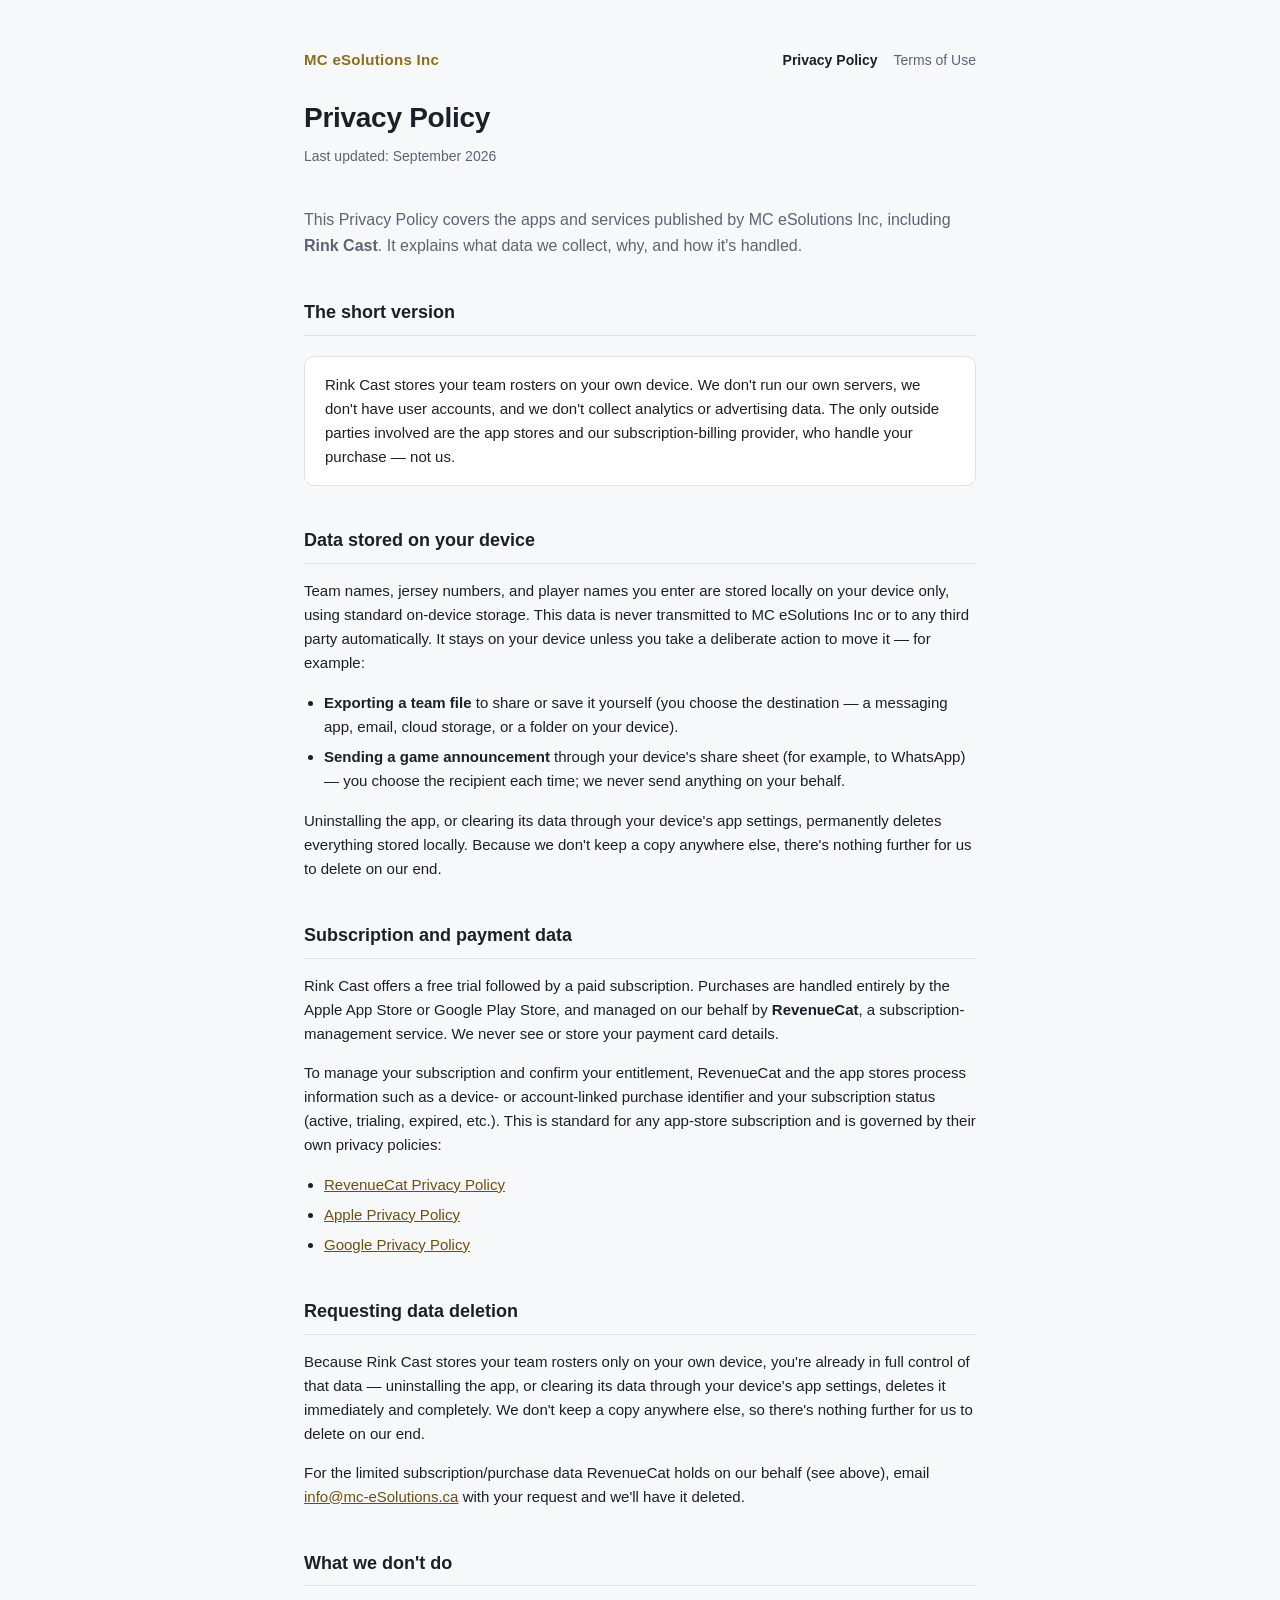
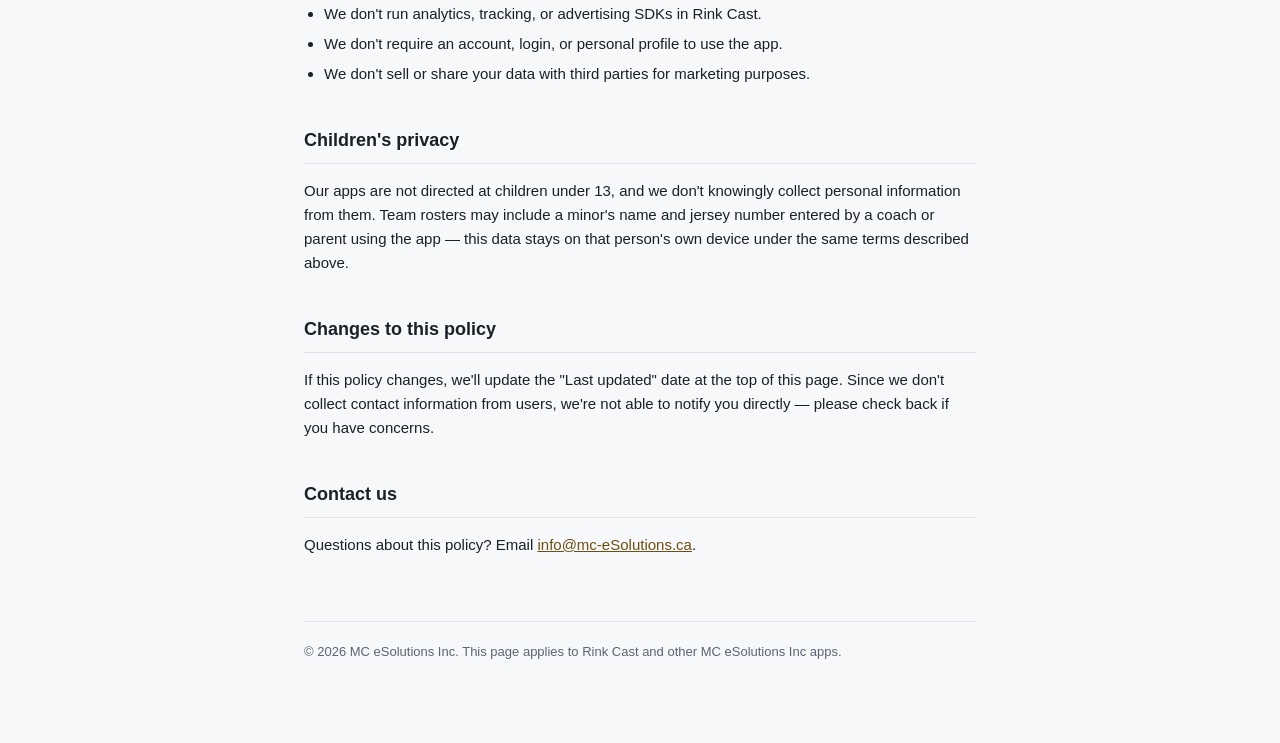
<file: index.html>
<!doctype html>
<html lang="en">
<head>
<meta charset="utf-8" />
<meta name="viewport" content="width=device-width, initial-scale=1" />
<title>Privacy Policy — MC eSolutions Inc</title>
<link rel="stylesheet" href="style.css" />
</head>
<body>
<div class="wrap">
  <header class="site">
    <a class="brand" href="index.html">MC eSolutions Inc</a>
    <nav class="pages">
      <a href="index.html" aria-current="page">Privacy Policy</a>
      <a href="terms.html">Terms of Use</a>
    </nav>
  </header>

  <h1>Privacy Policy</h1>
  <p class="updated">Last updated: September 2026</p>

  <p class="lead">This Privacy Policy covers the apps and services published by MC eSolutions Inc, including <strong>Rink Cast</strong>. It explains what data we collect, why, and how it's handled.</p>

  <h2>The short version</h2>
  <div class="card">
    <p>Rink Cast stores your team rosters on your own device. We don't run our own servers, we don't have user accounts, and we don't collect analytics or advertising data. The only outside parties involved are the app stores and our subscription-billing provider, who handle your purchase — not us.</p>
  </div>

  <h2>Data stored on your device</h2>
  <p>Team names, jersey numbers, and player names you enter are stored locally on your device only, using standard on-device storage. This data is never transmitted to MC eSolutions Inc or to any third party automatically. It stays on your device unless you take a deliberate action to move it — for example:</p>
  <ul>
    <li><strong>Exporting a team file</strong> to share or save it yourself (you choose the destination — a messaging app, email, cloud storage, or a folder on your device).</li>
    <li><strong>Sending a game announcement</strong> through your device's share sheet (for example, to WhatsApp) — you choose the recipient each time; we never send anything on your behalf.</li>
  </ul>
  <p>Uninstalling the app, or clearing its data through your device's app settings, permanently deletes everything stored locally. Because we don't keep a copy anywhere else, there's nothing further for us to delete on our end.</p>

  <h2>Subscription and payment data</h2>
  <p>Rink Cast offers a free trial followed by a paid subscription. Purchases are handled entirely by the Apple App Store or Google Play Store, and managed on our behalf by <strong>RevenueCat</strong>, a subscription-management service. We never see or store your payment card details.</p>
  <p>To manage your subscription and confirm your entitlement, RevenueCat and the app stores process information such as a device- or account-linked purchase identifier and your subscription status (active, trialing, expired, etc.). This is standard for any app-store subscription and is governed by their own privacy policies:</p>
  <ul>
    <li><a href="https://www.revenuecat.com/privacy" target="_blank" rel="noopener">RevenueCat Privacy Policy</a></li>
    <li><a href="https://www.apple.com/legal/privacy/" target="_blank" rel="noopener">Apple Privacy Policy</a></li>
    <li><a href="https://policies.google.com/privacy" target="_blank" rel="noopener">Google Privacy Policy</a></li>
  </ul>

  <h2 id="data-deletion">Requesting data deletion</h2>
  <p>Because Rink Cast stores your team rosters only on your own device, you're already in full control of that data — uninstalling the app, or clearing its data through your device's app settings, deletes it immediately and completely. We don't keep a copy anywhere else, so there's nothing further for us to delete on our end.</p>
  <p>For the limited subscription/purchase data RevenueCat holds on our behalf (see above), email <a href="mailto:info@mc-eSolutions.ca">info@mc-eSolutions.ca</a> with your request and we'll have it deleted.</p>

  <h2>What we don't do</h2>
  <ul>
    <li>We don't run analytics, tracking, or advertising SDKs in Rink Cast.</li>
    <li>We don't require an account, login, or personal profile to use the app.</li>
    <li>We don't sell or share your data with third parties for marketing purposes.</li>
  </ul>

  <h2>Children's privacy</h2>
  <p>Our apps are not directed at children under 13, and we don't knowingly collect personal information from them. Team rosters may include a minor's name and jersey number entered by a coach or parent using the app — this data stays on that person's own device under the same terms described above.</p>

  <h2>Changes to this policy</h2>
  <p>If this policy changes, we'll update the "Last updated" date at the top of this page. Since we don't collect contact information from users, we're not able to notify you directly — please check back if you have concerns.</p>

  <h2>Contact us</h2>
  <p>Questions about this policy? Email <a href="mailto:info@mc-eSolutions.ca">info@mc-eSolutions.ca</a>.</p>

  <footer>
    &copy; 2026 MC eSolutions Inc. This page applies to Rink Cast and other MC eSolutions Inc apps.
  </footer>
</div>
</body>
</html>
</file>
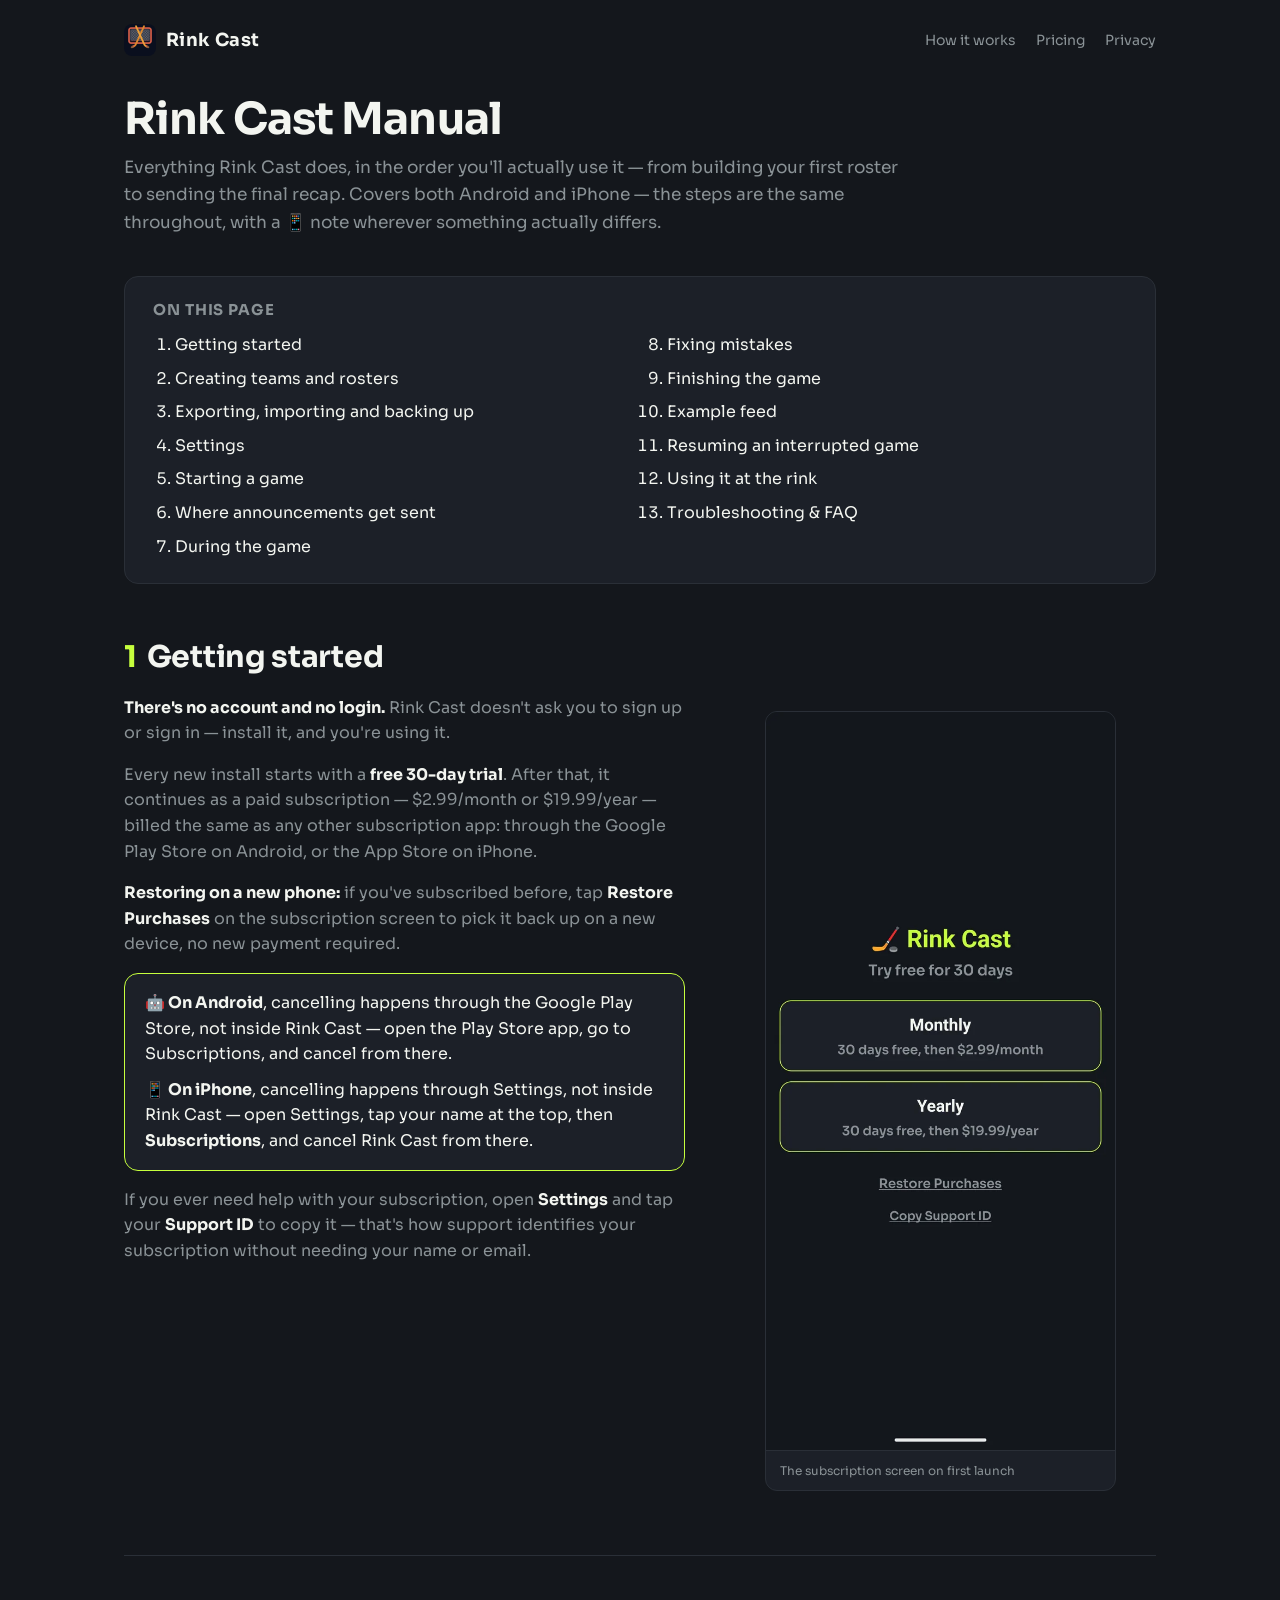
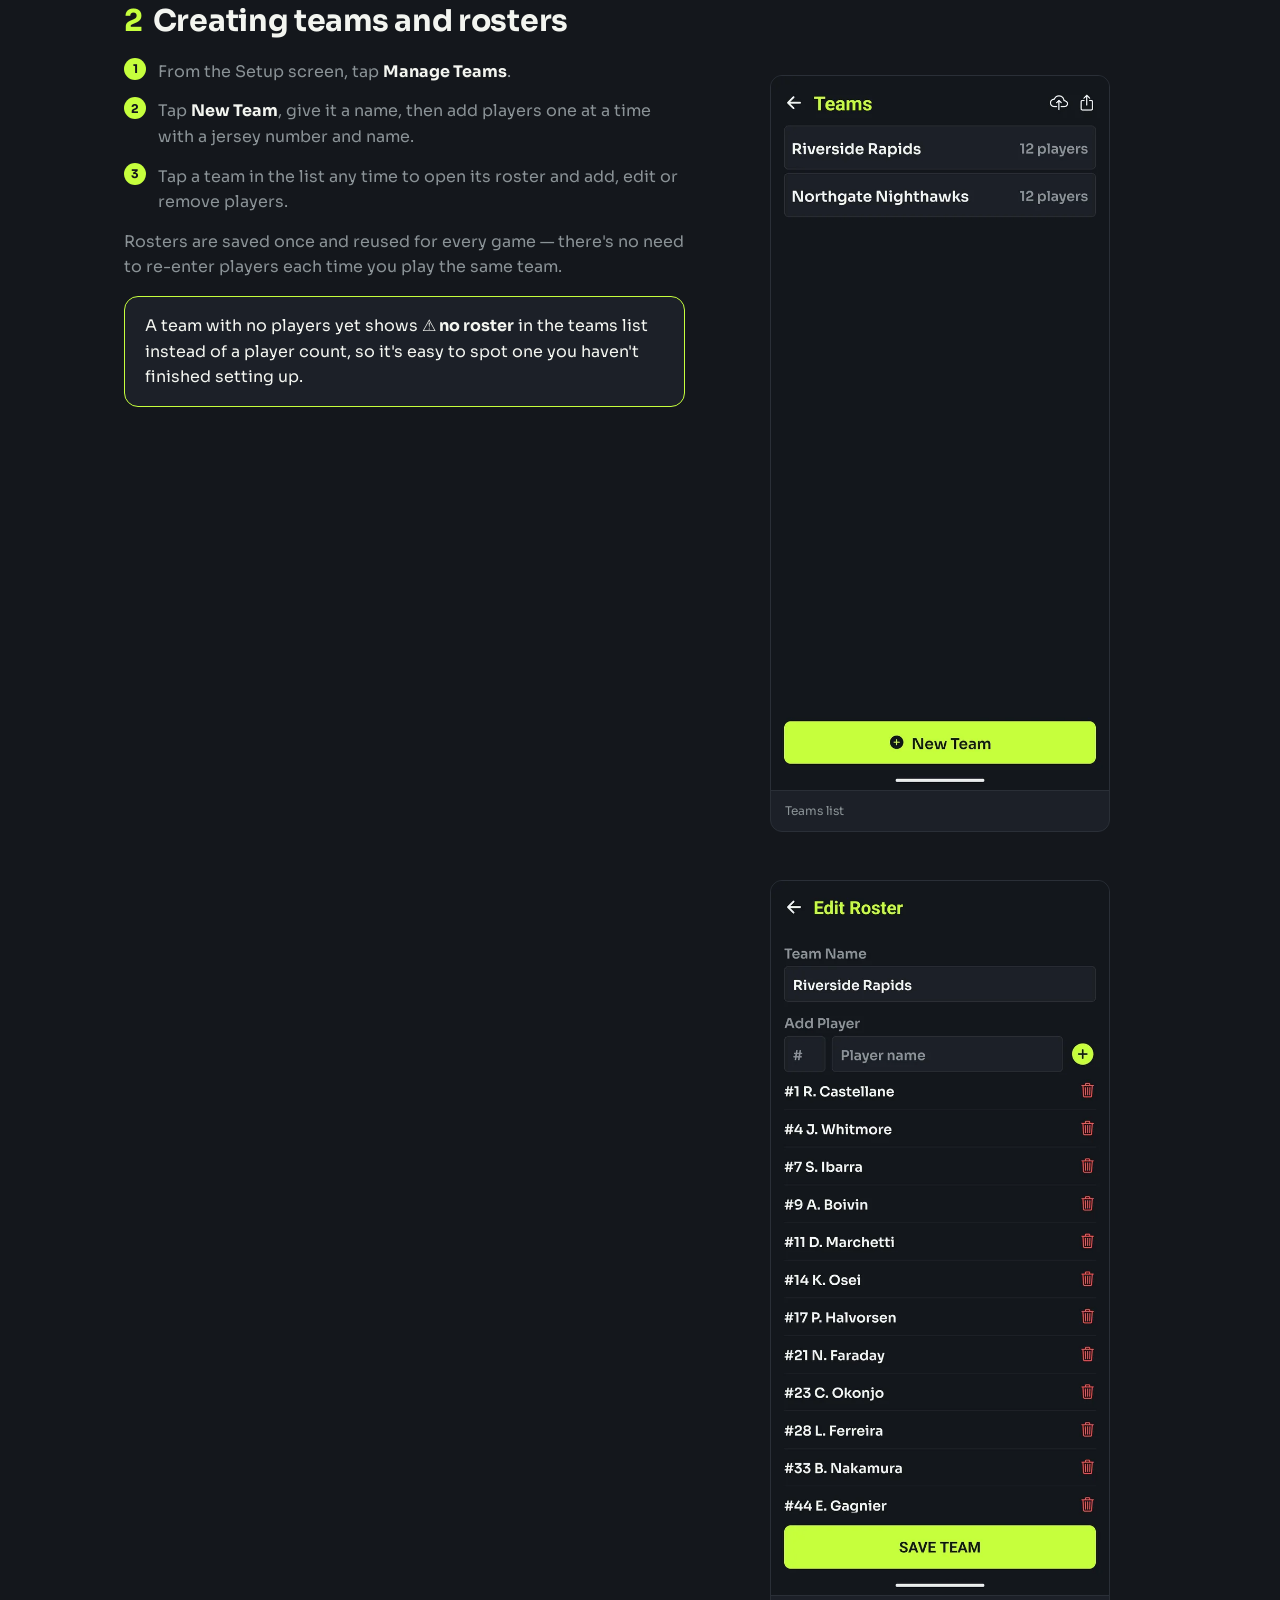
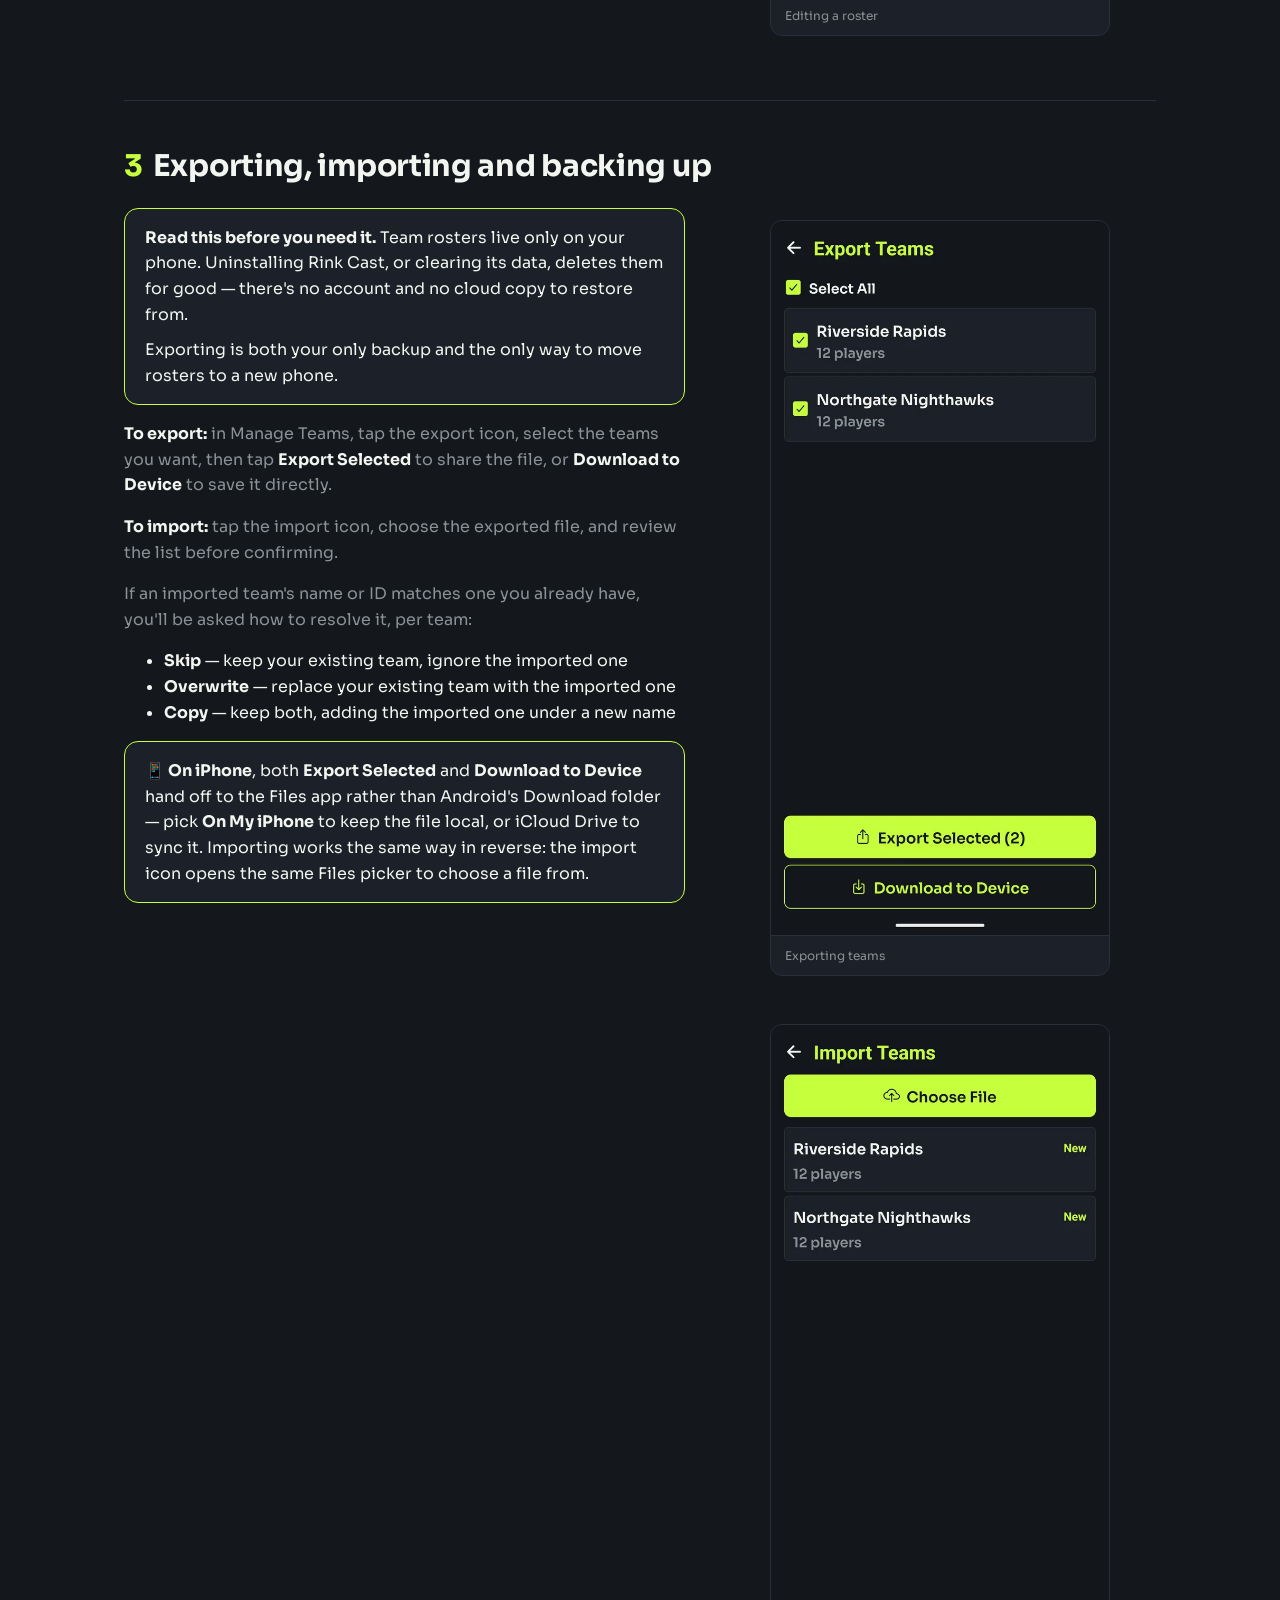
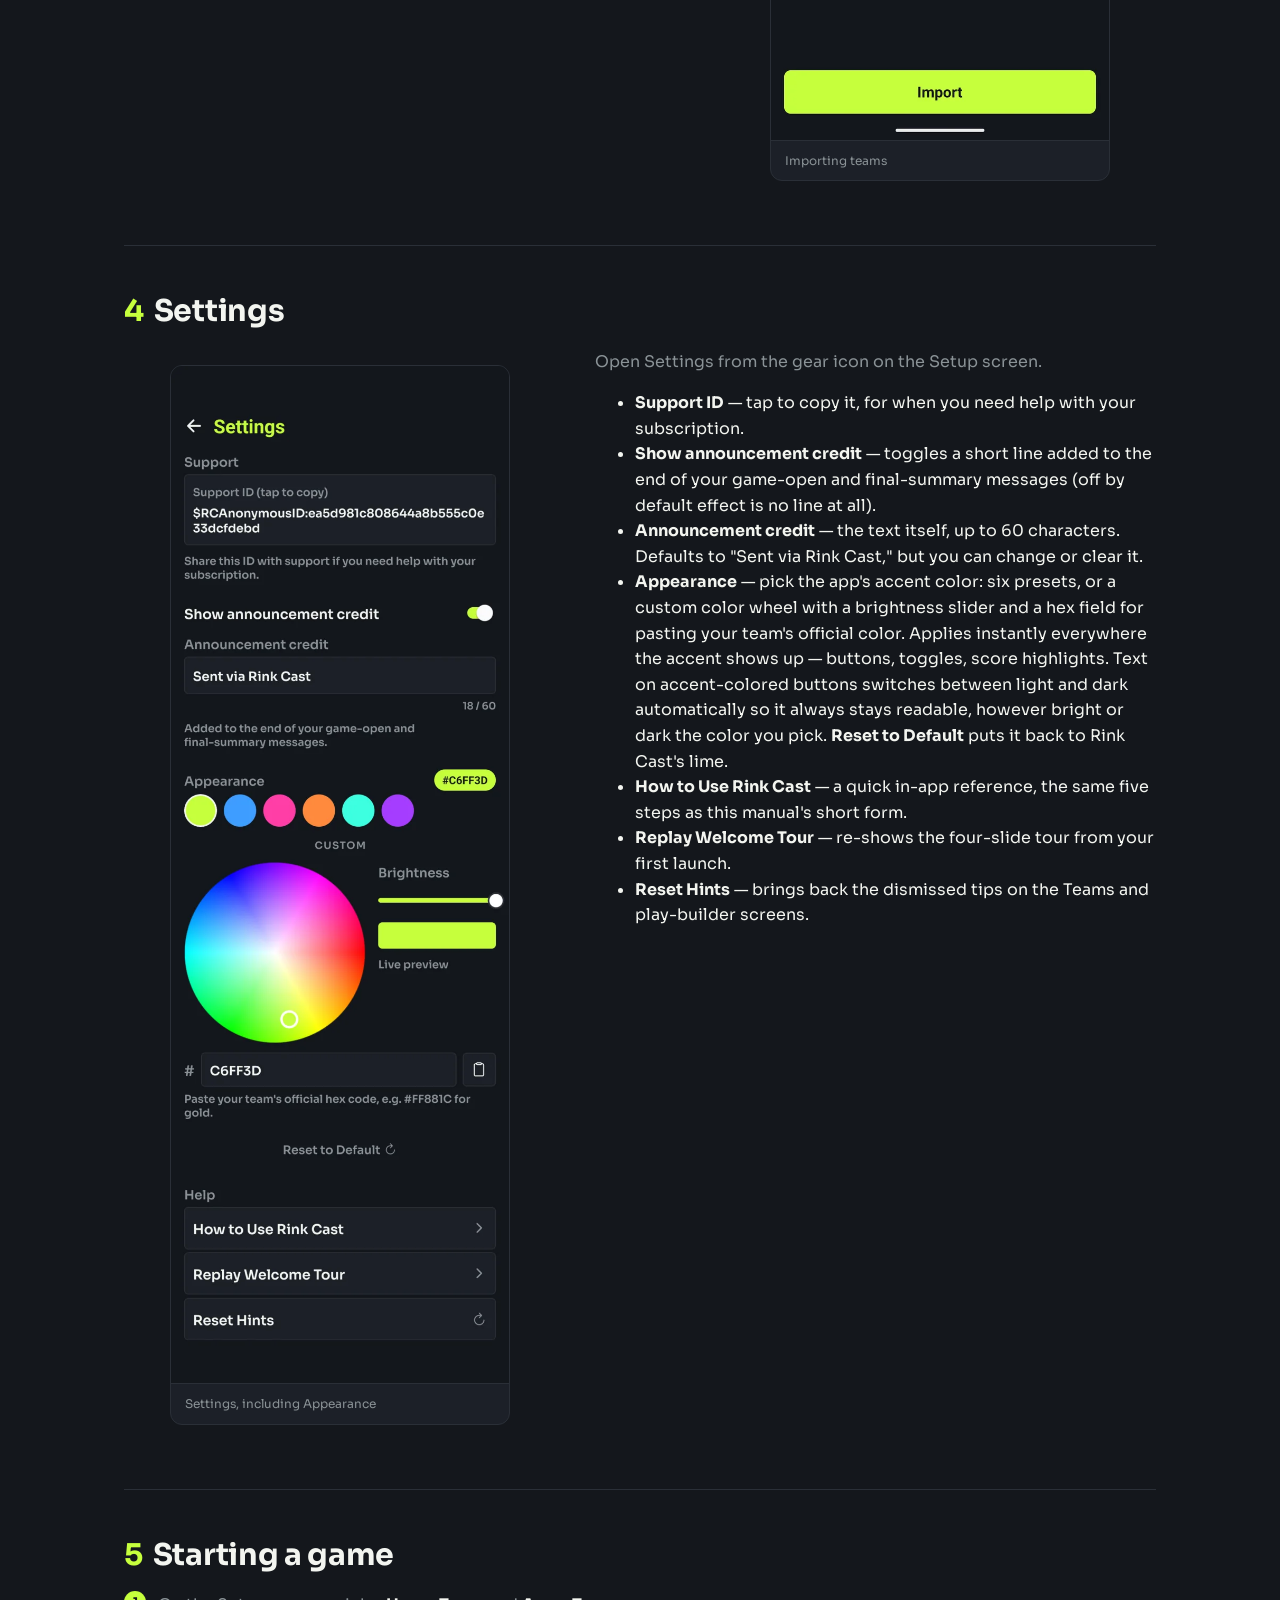
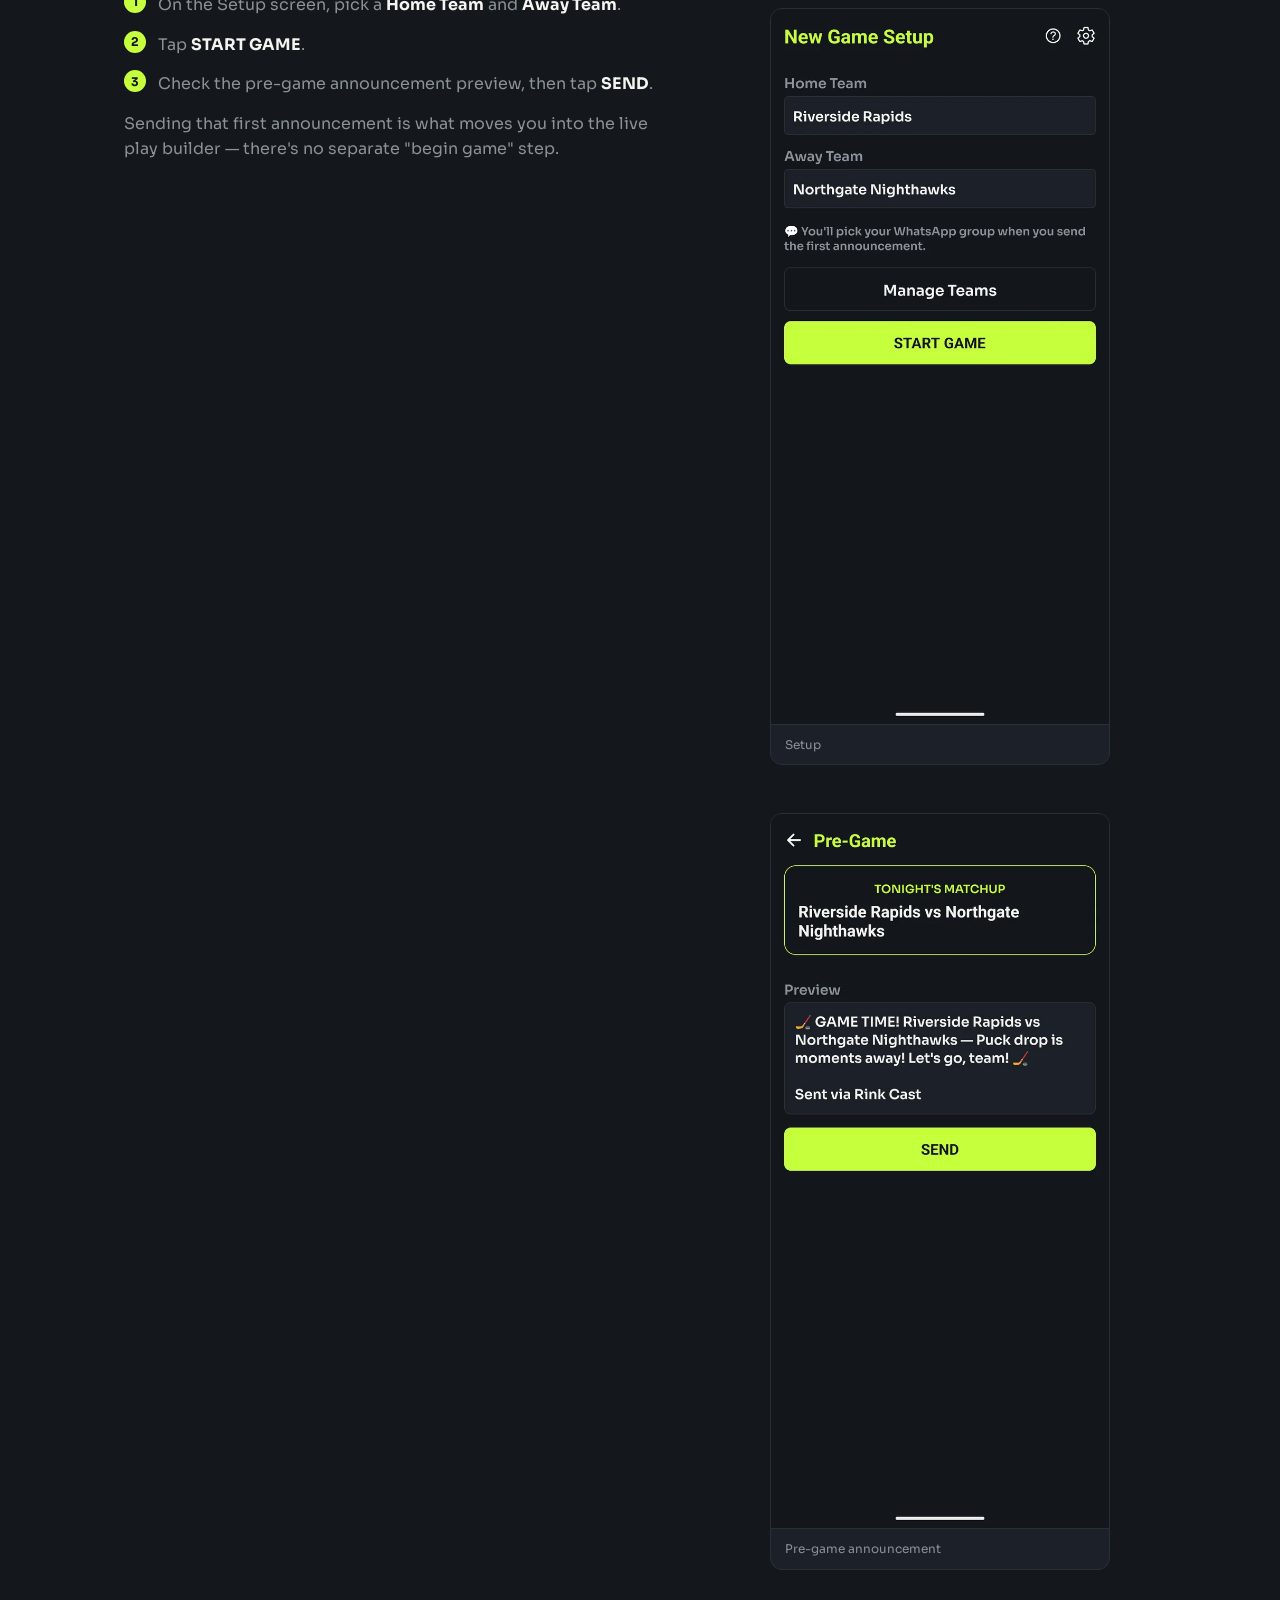
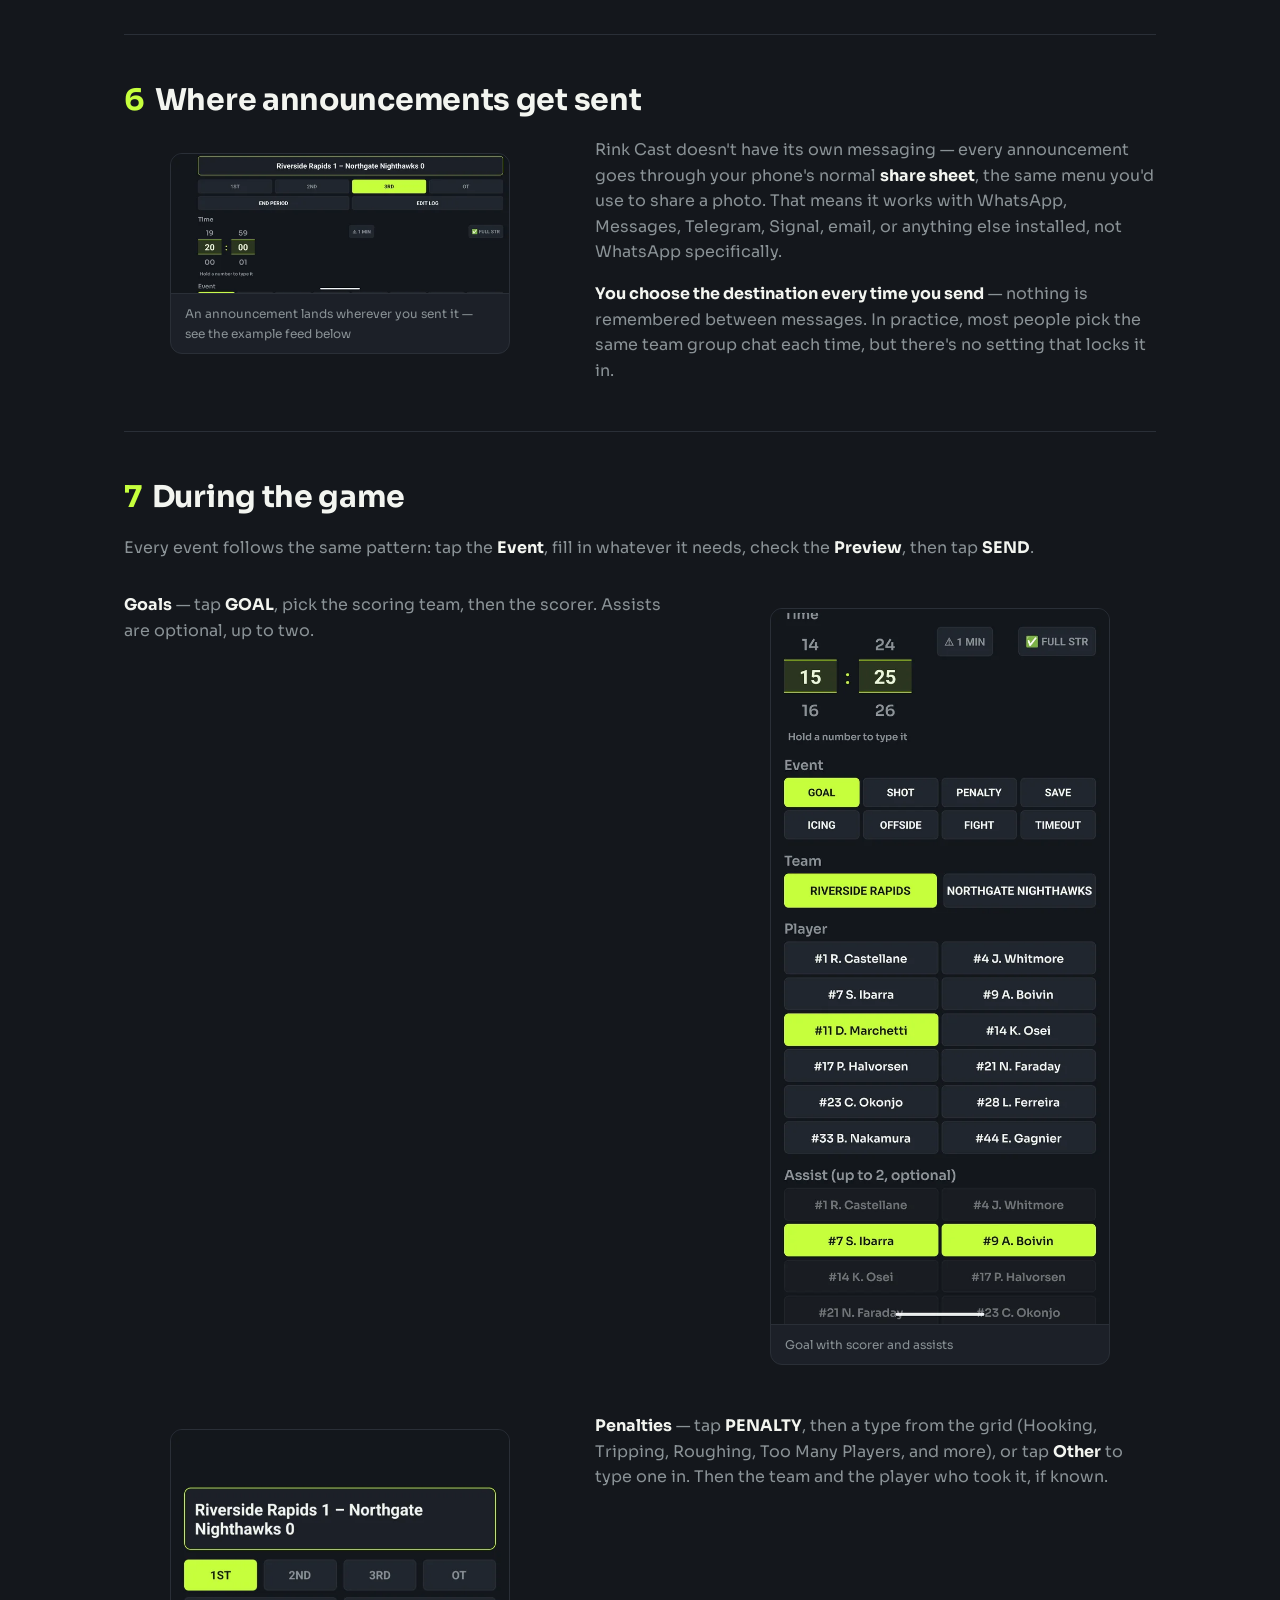
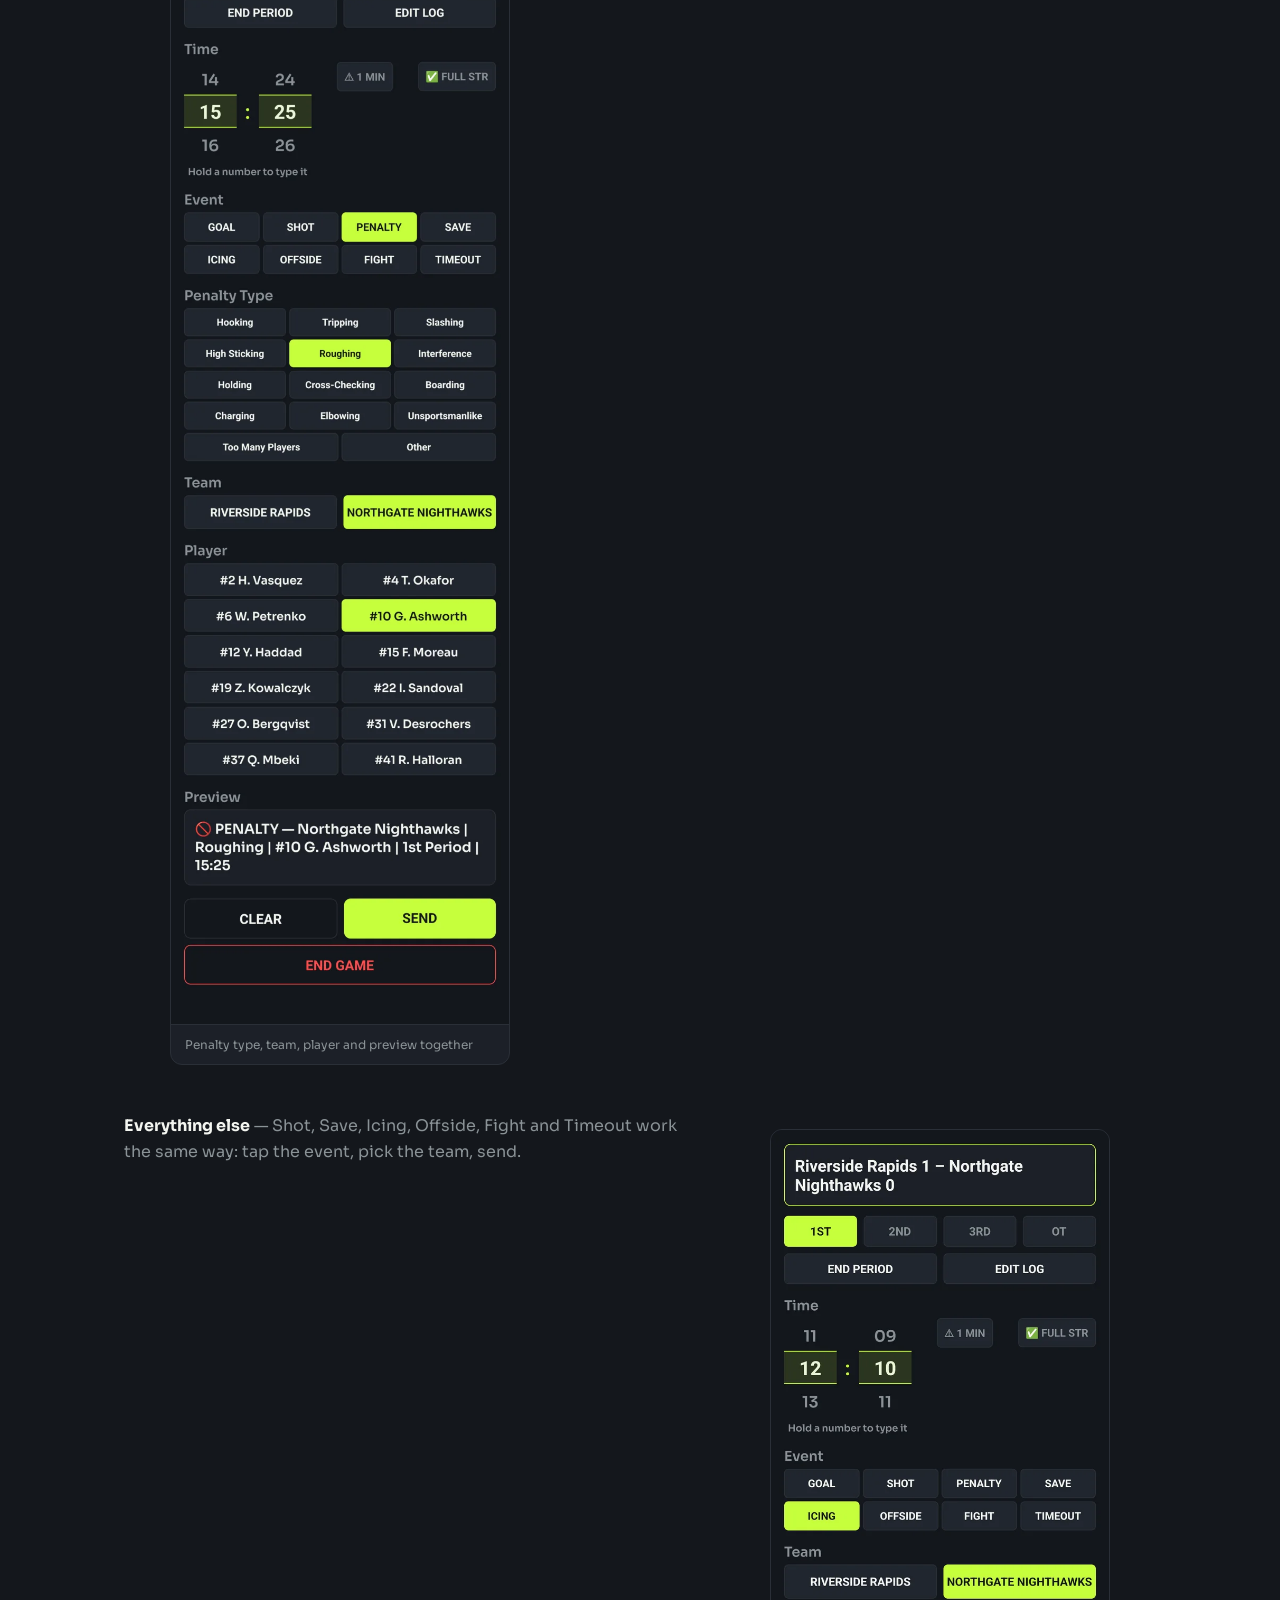
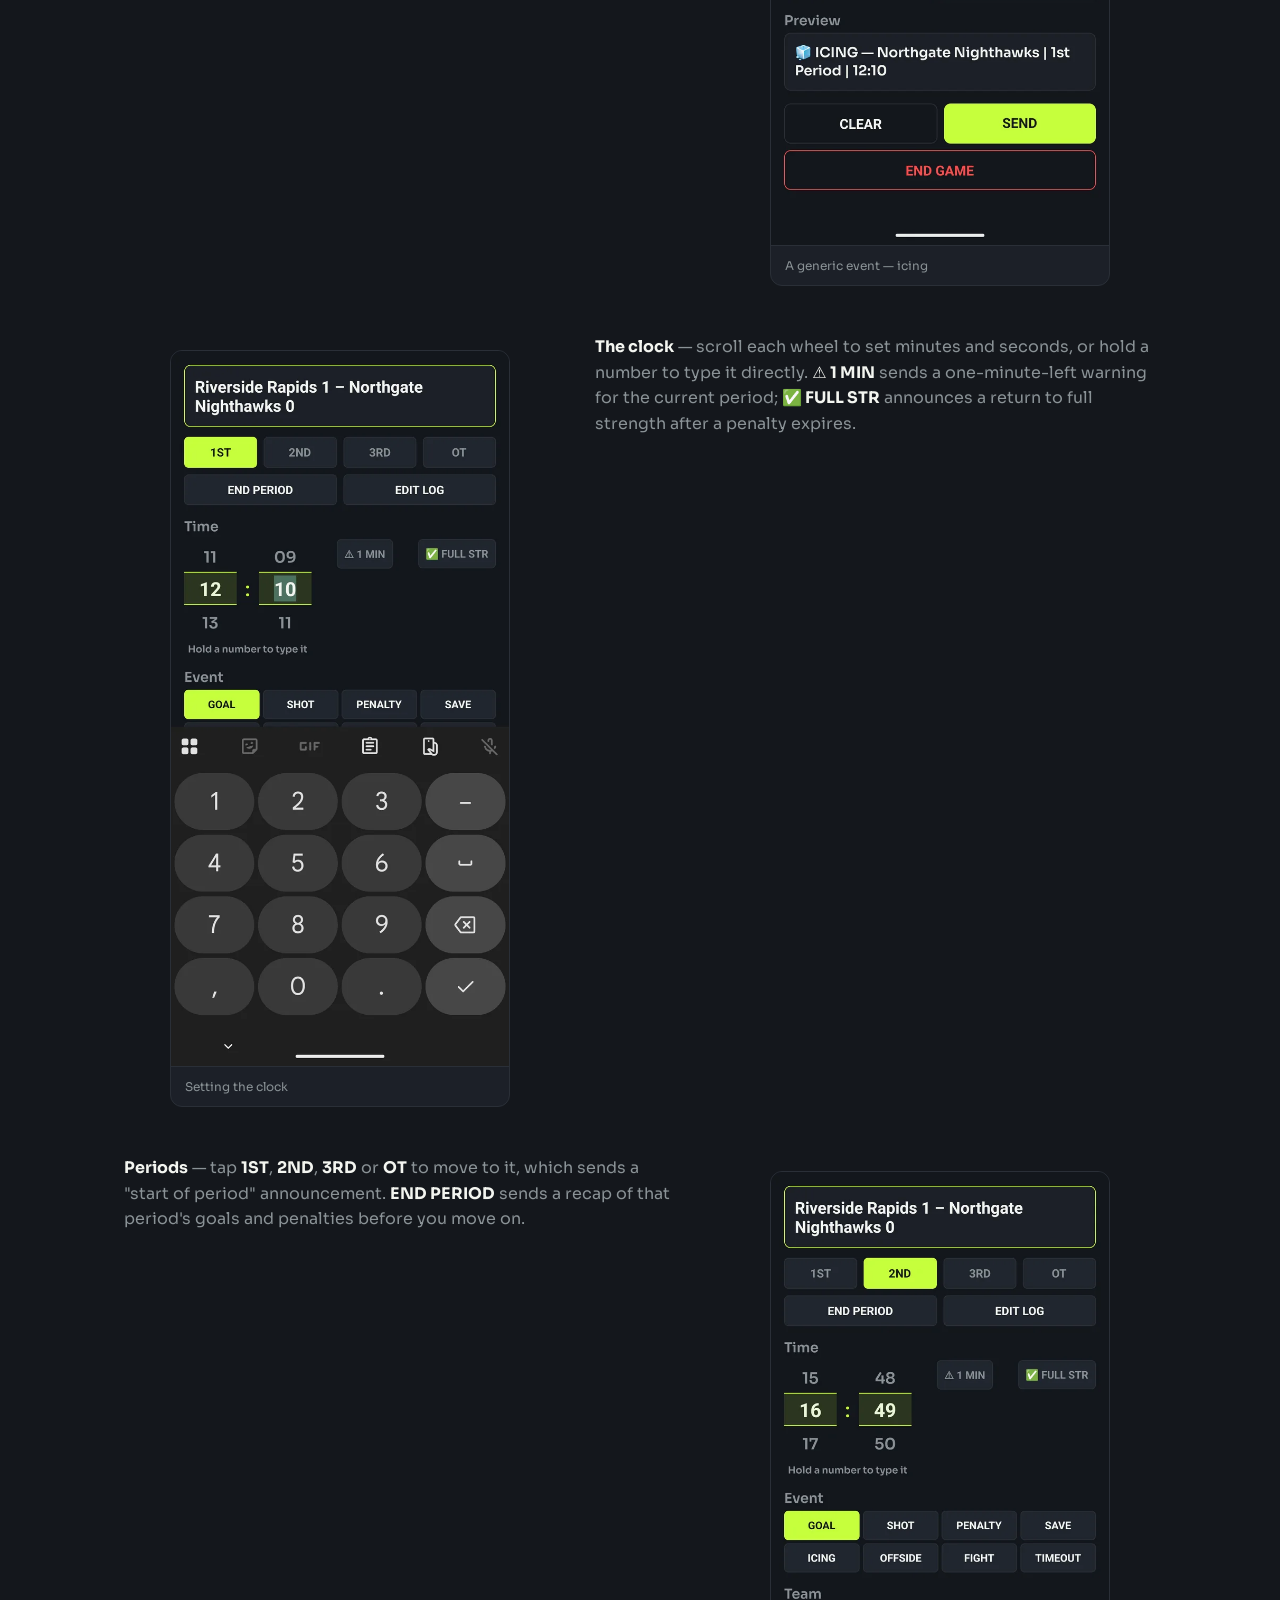
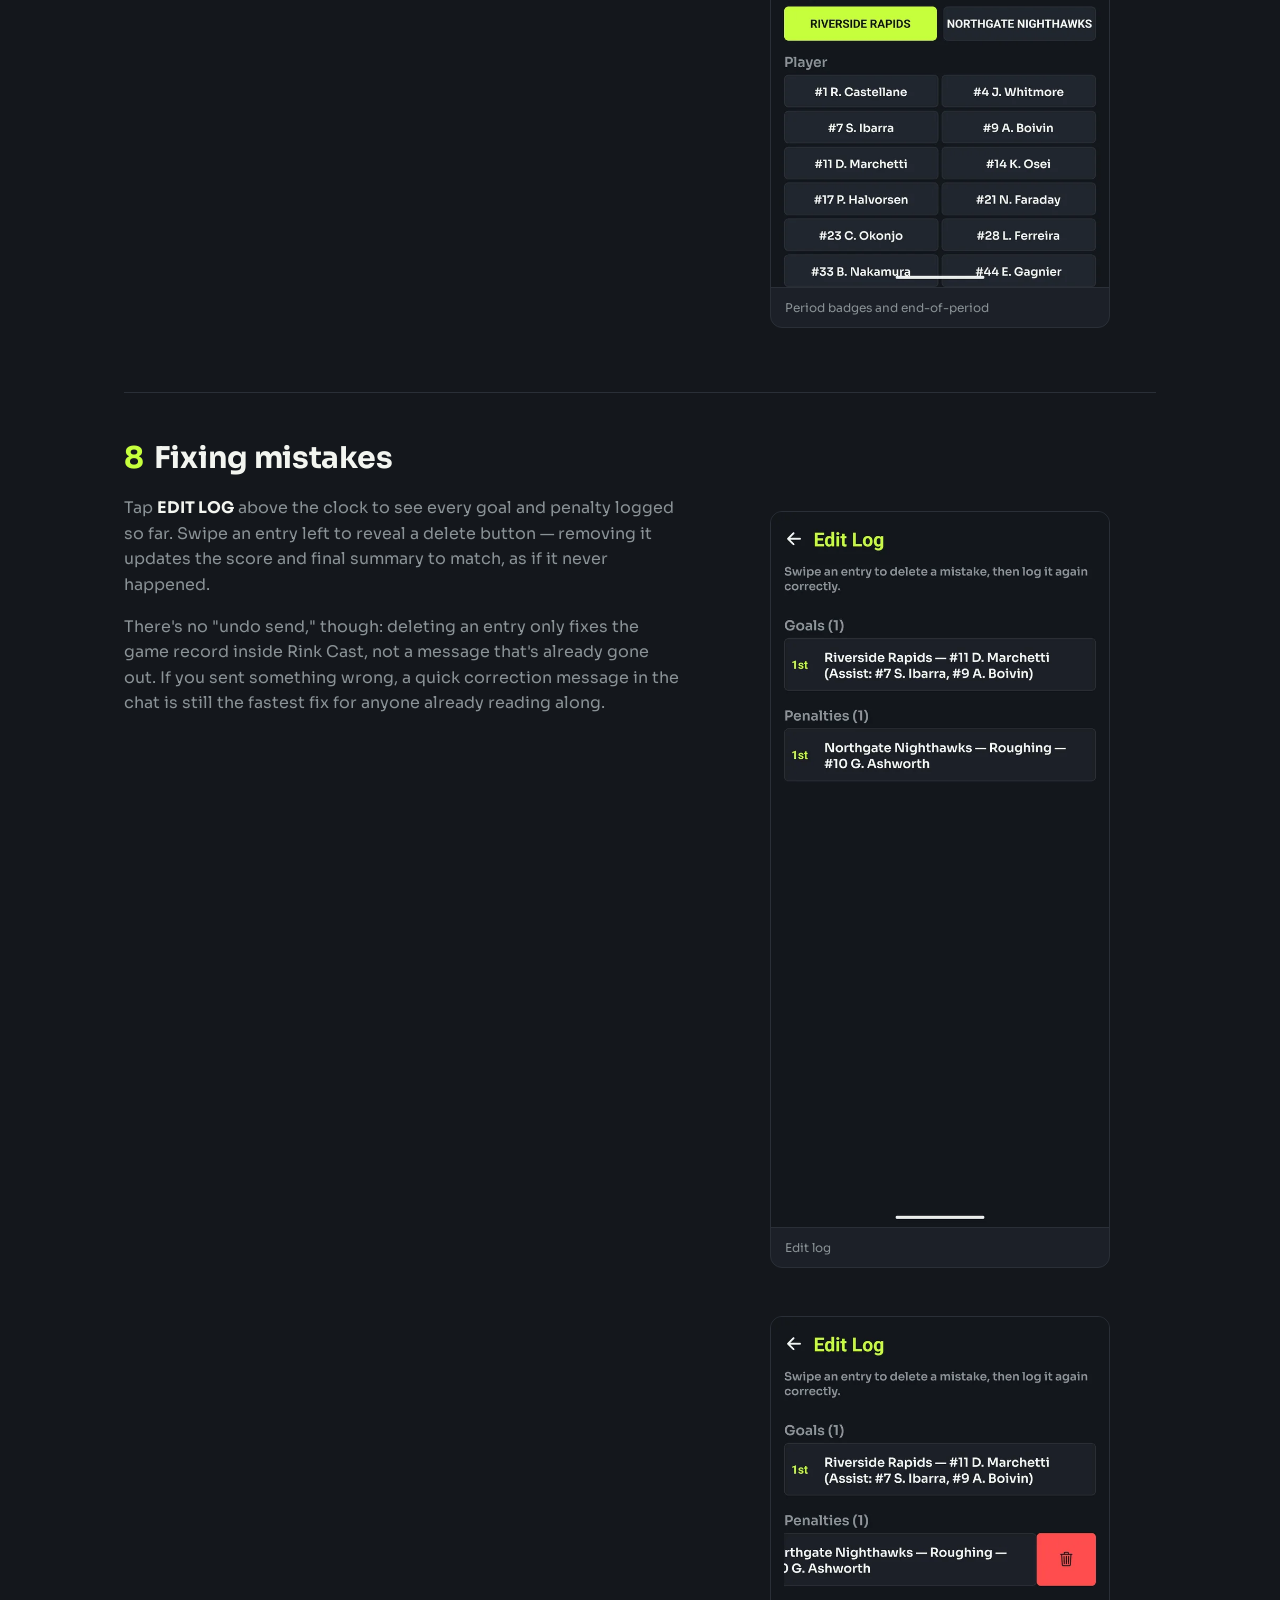
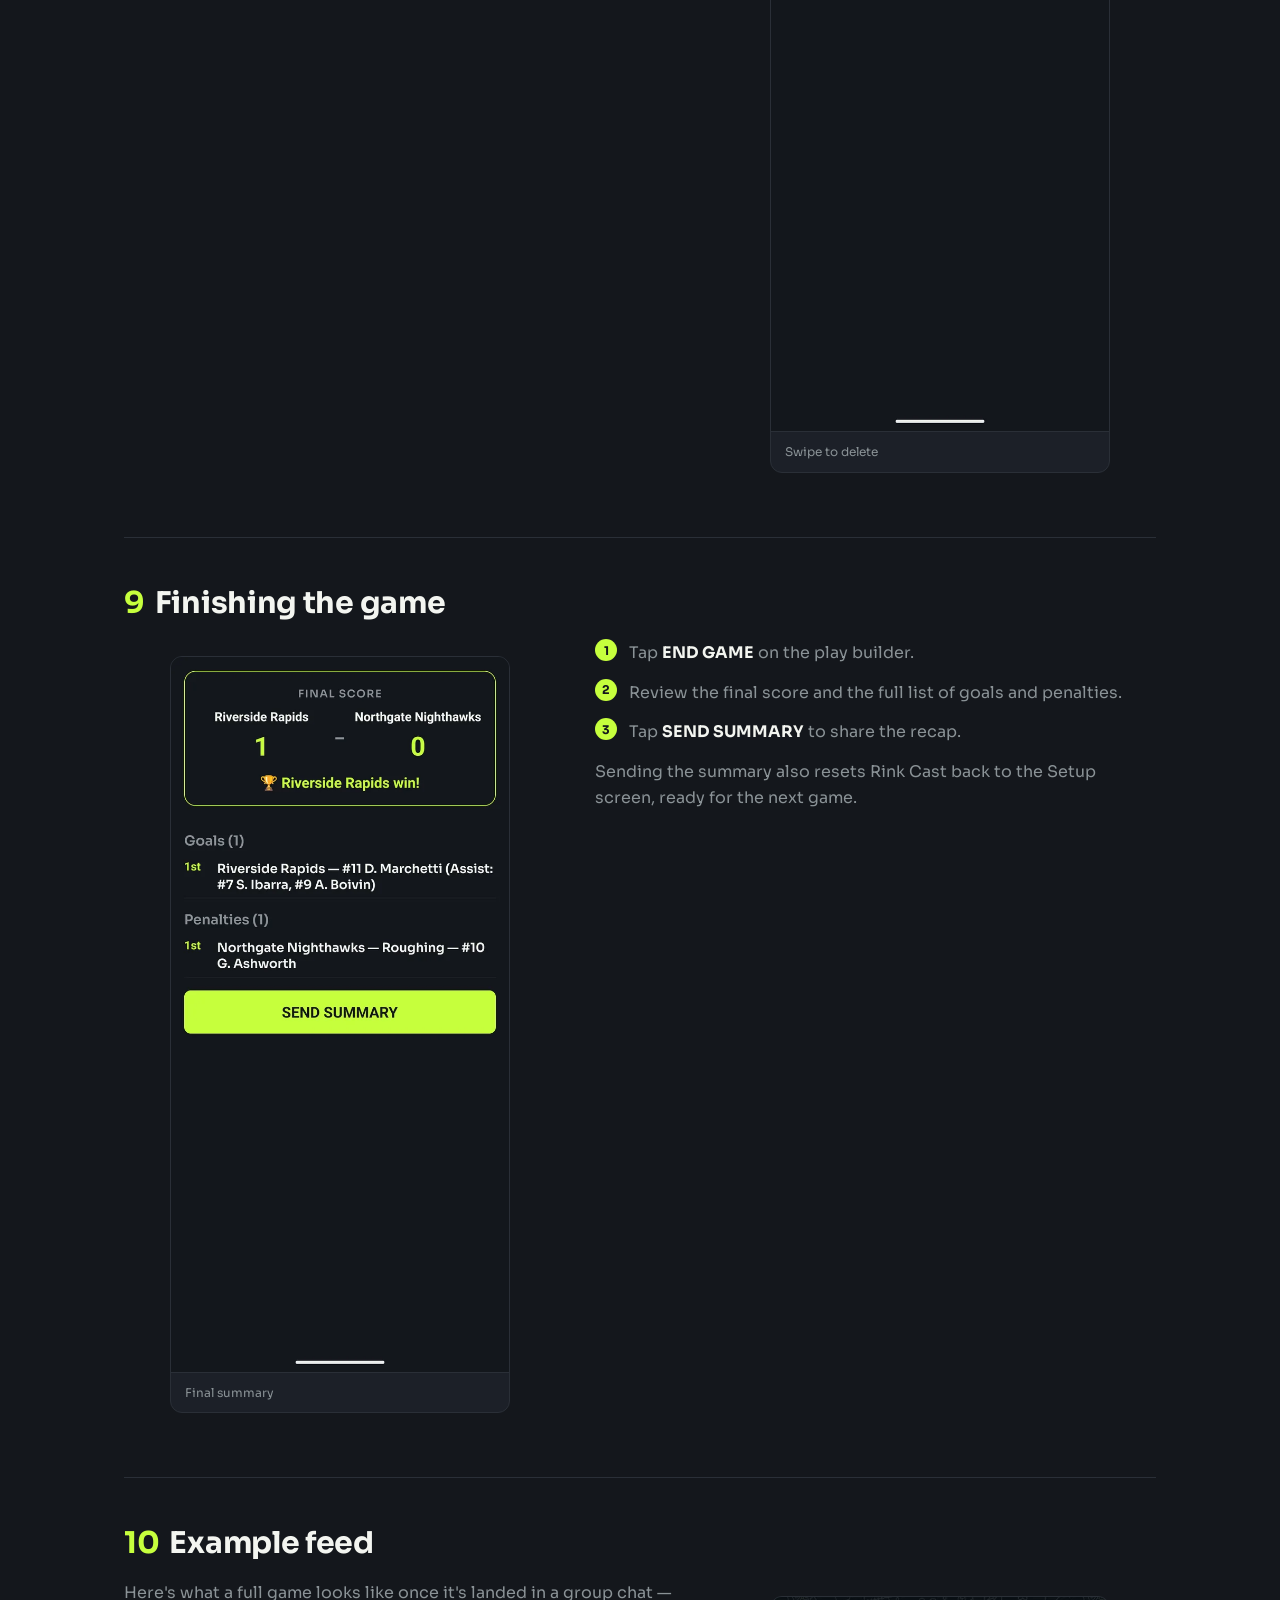
<file: manual.html>
<!doctype html>
<html lang="en">
<head>
<meta charset="utf-8" />
<meta name="viewport" content="width=device-width, initial-scale=1" />
<title>Rink Cast Manual</title>
<meta name="description" content="How to use Rink Cast: teams and rosters, starting a game, calling goals and penalties live, and sending the final recap." />

<meta property="og:type" content="website" />
<meta property="og:title" content="Rink Cast Manual" />
<meta property="og:description" content="How to use Rink Cast: teams and rosters, starting a game, calling goals and penalties live, and sending the final recap." />
<meta property="og:image" content="https://mcesolutionsinc.github.io/rink-cast-legal/og-image.png" />
<meta property="og:url" content="https://mcesolutionsinc.github.io/rink-cast-legal/manual.html" />
<meta name="twitter:card" content="summary_large_image" />

<link rel="icon" type="image/png" sizes="64x64" href="favicon.png" />
<link rel="apple-touch-icon" href="apple-touch-icon.png" />

<link rel="preconnect" href="https://fonts.googleapis.com" />
<link rel="preconnect" href="https://fonts.gstatic.com" crossorigin />
<link rel="stylesheet" href="https://fonts.googleapis.com/css2?family=Sora:wght@400;600;700&display=swap" />
<link rel="stylesheet" href="promo.css" />
</head>
<body>

<div class="wrap">
  <header class="site-header">
    <a class="wordmark" href="rink-cast.html">
      <img src="favicon.png" alt="" width="32" height="32" />
      Rink Cast
    </a>
    <nav class="site-nav" aria-label="Site">
      <a href="rink-cast.html#how-it-works">How it works</a>
      <a href="rink-cast.html#pricing">Pricing</a>
      <a href="index.html">Privacy</a>
    </nav>
  </header>

  <main>
    <div class="doc-header">
      <h1 class="doc-title">Rink Cast Manual</h1>
      <p class="doc-lead">Everything Rink Cast does, in the order you'll actually use it — from building your first
        roster to sending the final recap. Covers both Android and iPhone — the steps are the same throughout,
        with a 📱 note wherever something actually differs.</p>
    </div>

    <nav class="toc" aria-label="Table of contents">
      <h2>On this page</h2>
      <ol>
        <li><a href="#getting-started">Getting started</a></li>
        <li><a href="#teams-and-rosters">Creating teams and rosters</a></li>
        <li><a href="#backing-up">Exporting, importing and backing up</a></li>
        <li><a href="#settings">Settings</a></li>
        <li><a href="#starting-a-game">Starting a game</a></li>
        <li><a href="#where-it-sends">Where announcements get sent</a></li>
        <li><a href="#during-the-game">During the game</a></li>
        <li><a href="#fixing-mistakes">Fixing mistakes</a></li>
        <li><a href="#finishing-the-game">Finishing the game</a></li>
        <li><a href="#example-feed">Example feed</a></li>
        <li><a href="#resuming">Resuming an interrupted game</a></li>
        <li><a href="#at-the-rink">Using it at the rink</a></li>
        <li><a href="#troubleshooting">Troubleshooting &amp; FAQ</a></li>
      </ol>
    </nav>

    <!-- 1: Getting started -->
    <section id="getting-started" class="doc-section">
      <h2><span class="doc-number">1</span>Getting started</h2>
      <div class="doc-body">
        <div class="doc-text">
          <p><strong>There's no account and no login.</strong> Rink Cast doesn't ask you to sign up or sign in —
            install it, and you're using it.</p>
          <p>Every new install starts with a <strong>free 30-day trial</strong>. After that, it continues as a paid
            subscription — $2.99/month or $19.99/year — billed the same as any other subscription app: through the
            Google Play Store on Android, or the App Store on iPhone.</p>
          <p><strong>Restoring on a new phone:</strong> if you've subscribed before, tap <strong>Restore
            Purchases</strong> on the subscription screen to pick it back up on a new device, no new payment
            required.</p>
          <div class="doc-callout">
            <p><strong>🤖 On Android</strong>, cancelling happens through the Google Play Store, not inside Rink
              Cast — open the Play Store app, go to Subscriptions, and cancel from there.</p>
            <p><strong>📱 On iPhone</strong>, cancelling happens through Settings, not inside Rink Cast — open
              Settings, tap your name at the top, then <strong>Subscriptions</strong>, and cancel Rink Cast from
              there.</p>
          </div>
          <p>If you ever need help with your subscription, open <strong>Settings</strong> and tap your
            <strong>Support ID</strong> to copy it — that's how support identifies your subscription without needing
            your name or email.</p>
        </div>
        <div class="doc-shots">
          <figure class="doc-shot">
            <img src="screenshots/manual/01-paywall.webp" width="640" height="1353" loading="lazy"
              alt="The subscription screen: Rink Cast, Try free for 30 days, Monthly and Yearly plans, Restore Purchases and Copy Support ID links." />
            <figcaption>The subscription screen on first launch</figcaption>
          </figure>
        </div>
      </div>
    </section>

    <!-- 2: Creating teams and rosters -->
    <section id="teams-and-rosters" class="doc-section">
      <h2><span class="doc-number">2</span>Creating teams and rosters</h2>
      <div class="doc-body">
        <div class="doc-text">
          <ol class="doc-steps">
            <li>From the Setup screen, tap <strong>Manage Teams</strong>.</li>
            <li>Tap <strong>New Team</strong>, give it a name, then add players one at a time with a jersey number
              and name.</li>
            <li>Tap a team in the list any time to open its roster and add, edit or remove players.</li>
          </ol>
          <p>Rosters are saved once and reused for every game — there's no need to re-enter players each time you
            play the same team.</p>
          <div class="doc-callout">
            <p>A team with no players yet shows <strong>⚠ no roster</strong> in the teams list instead of a player
              count, so it's easy to spot one you haven't finished setting up.</p>
          </div>
        </div>
        <div class="doc-shots doc-shots--row">
          <figure class="doc-shot doc-shot--wide">
            <img src="screenshots/manual/05-teams-list.webp" width="640" height="1353" loading="lazy"
              alt="Teams list showing Riverside Rapids and Northgate Nighthawks, each with 12 players." />
            <figcaption>Teams list</figcaption>
          </figure>
          <figure class="doc-shot doc-shot--wide">
            <img src="screenshots/manual/06-roster-editor.webp" width="640" height="1353" loading="lazy"
              alt="Roster editor for Riverside Rapids, adding a player by jersey number and name, with the current roster listed below." />
            <figcaption>Editing a roster</figcaption>
          </figure>
        </div>
      </div>
    </section>

    <!-- 3: Exporting, importing and backing up -->
    <section id="backing-up" class="doc-section">
      <h2><span class="doc-number">3</span>Exporting, importing and backing up</h2>
      <div class="doc-body">
        <div class="doc-text">
          <div class="doc-callout">
            <p><strong>Read this before you need it.</strong> Team rosters live only on your phone. Uninstalling
              Rink Cast, or clearing its data, deletes them for good — there's no account and no cloud copy to
              restore from.</p>
            <p>Exporting is both your only backup and the only way to move rosters to a new phone.</p>
          </div>
          <p><strong>To export:</strong> in Manage Teams, tap the export icon, select the teams you want, then tap
            <strong>Export Selected</strong> to share the file, or <strong>Download to Device</strong> to save it
            directly.</p>
          <p><strong>To import:</strong> tap the import icon, choose the exported file, and review the list before
            confirming.</p>
          <p>If an imported team's name or ID matches one you already have, you'll be asked how to resolve it, per
            team:</p>
          <ul>
            <li><strong>Skip</strong> — keep your existing team, ignore the imported one</li>
            <li><strong>Overwrite</strong> — replace your existing team with the imported one</li>
            <li><strong>Copy</strong> — keep both, adding the imported one under a new name</li>
          </ul>
          <div class="doc-callout">
            <p><strong>📱 On iPhone</strong>, both <strong>Export Selected</strong> and <strong>Download to
              Device</strong> hand off to the Files app rather than Android's Download folder — pick <strong>On My
              iPhone</strong> to keep the file local, or iCloud Drive to sync it. Importing works the same way in
              reverse: the import icon opens the same Files picker to choose a file from.</p>
          </div>
        </div>
        <div class="doc-shots doc-shots--row">
          <figure class="doc-shot doc-shot--wide">
            <img src="screenshots/manual/07-export-teams.webp" width="640" height="1353" loading="lazy"
              alt="Export Teams screen with both teams selected and Export Selected / Download to Device buttons." />
            <figcaption>Exporting teams</figcaption>
          </figure>
          <figure class="doc-shot doc-shot--wide">
            <img src="screenshots/manual/04-import-teams.webp" width="640" height="1353" loading="lazy"
              alt="Import Teams screen with a chosen file showing Riverside Rapids and Northgate Nighthawks, both marked New." />
            <figcaption>Importing teams</figcaption>
          </figure>
        </div>
      </div>
    </section>

    <!-- 4: Settings -->
    <section id="settings" class="doc-section">
      <h2><span class="doc-number">4</span>Settings</h2>
      <div class="doc-body doc-body--reverse">
        <div class="doc-text">
          <p>Open Settings from the gear icon on the Setup screen.</p>
          <ul>
            <li><strong>Support ID</strong> — tap to copy it, for when you need help with your subscription.</li>
            <li><strong>Show announcement credit</strong> — toggles a short line added to the end of your game-open
              and final-summary messages (off by default effect is no line at all).</li>
            <li><strong>Announcement credit</strong> — the text itself, up to 60 characters. Defaults to "Sent via
              Rink Cast," but you can change or clear it.</li>
            <li><strong>Appearance</strong> — pick the app's accent color: six presets, or a custom color wheel with
              a brightness slider and a hex field for pasting your team's official color. Applies instantly
              everywhere the accent shows up — buttons, toggles, score highlights. Text on accent-colored buttons
              switches between light and dark automatically so it always stays readable, however bright or dark the
              color you pick. <strong>Reset to Default</strong> puts it back to Rink Cast's lime.</li>
            <li><strong>How to Use Rink Cast</strong> — a quick in-app reference, the same five steps as this
              manual's short form.</li>
            <li><strong>Replay Welcome Tour</strong> — re-shows the four-slide tour from your first launch.</li>
            <li><strong>Reset Hints</strong> — brings back the dismissed tips on the Teams and play-builder
              screens.</li>
          </ul>
        </div>
        <div class="doc-shots">
          <figure class="doc-shot doc-shot--wide">
            <img src="screenshots/manual/08-settings.webp" width="640" height="1927" loading="lazy"
              alt="Settings screen showing Support ID, the announcement credit toggle and text field, the Appearance color picker with a color wheel and brightness slider, and Help entries." />
            <figcaption>Settings, including Appearance</figcaption>
          </figure>
        </div>
      </div>
    </section>

    <!-- 5: Starting a game -->
    <section id="starting-a-game" class="doc-section">
      <h2><span class="doc-number">5</span>Starting a game</h2>
      <div class="doc-body">
        <div class="doc-text">
          <ol class="doc-steps">
            <li>On the Setup screen, pick a <strong>Home Team</strong> and <strong>Away Team</strong>.</li>
            <li>Tap <strong>START GAME</strong>.</li>
            <li>Check the pre-game announcement preview, then tap <strong>SEND</strong>.</li>
          </ol>
          <p>Sending that first announcement is what moves you into the live play builder — there's no separate
            "begin game" step.</p>
        </div>
        <div class="doc-shots doc-shots--row">
          <figure class="doc-shot doc-shot--wide">
            <img src="screenshots/manual/10-game-setup.webp" width="640" height="1353" loading="lazy"
              alt="New Game Setup with Riverside Rapids as Home Team and Northgate Nighthawks as Away Team." />
            <figcaption>Setup</figcaption>
          </figure>
          <figure class="doc-shot doc-shot--wide">
            <img src="screenshots/manual/11-pregame.webp" width="640" height="1353" loading="lazy"
              alt="Pre-game screen with a GAME TIME announcement preview and a SEND button." />
            <figcaption>Pre-game announcement</figcaption>
          </figure>
        </div>
      </div>
    </section>

    <!-- 6: Where announcements get sent -->
    <section id="where-it-sends" class="doc-section">
      <h2><span class="doc-number">6</span>Where announcements get sent</h2>
      <div class="doc-body doc-body--reverse">
        <div class="doc-text">
          <p>Rink Cast doesn't have its own messaging — every announcement goes through your phone's normal
            <strong>share sheet</strong>, the same menu you'd use to share a photo. That means it works with
            WhatsApp, Messages, Telegram, Signal, email, or anything else installed, not WhatsApp specifically.</p>
          <p><strong>You choose the destination every time you send</strong> — nothing is remembered between
            messages. In practice, most people pick the same team group chat each time, but there's no setting that
            locks it in.</p>
        </div>
        <div class="doc-shots">
          <figure class="doc-shot doc-shot--wide">
            <img src="screenshots/manual/23-landscape.webp" width="640" height="264" loading="lazy"
              alt="Rink Cast running in landscape, showing the play builder's period and time controls." />
            <figcaption>An announcement lands wherever you sent it — see the example feed below</figcaption>
          </figure>
        </div>
      </div>
    </section>

    <!-- 7: During the game -->
    <section id="during-the-game" class="doc-section">
      <h2><span class="doc-number">7</span>During the game</h2>
      <div class="doc-body">
        <div class="doc-text">
          <p>Every event follows the same pattern: tap the <strong>Event</strong>, fill in whatever it needs, check
            the <strong>Preview</strong>, then tap <strong>SEND</strong>.</p>
        </div>
      </div>

      <div class="doc-body" style="margin-top:32px;">
        <div class="doc-text">
          <p><strong>Goals</strong> — tap <strong>GOAL</strong>, pick the scoring team, then the scorer. Assists are
            optional, up to two.</p>
        </div>
        <div class="doc-shots">
          <figure class="doc-shot doc-shot--wide">
            <img src="screenshots/manual/13-goal-with-assists.webp" width="640" height="1353" loading="lazy"
              alt="A goal with scorer #11 D. Marchetti and two assists selected." />
            <figcaption>Goal with scorer and assists</figcaption>
          </figure>
        </div>
      </div>

      <div class="doc-body doc-body--reverse" style="margin-top:32px;">
        <div class="doc-text">
          <p><strong>Penalties</strong> — tap <strong>PENALTY</strong>, then a type from the grid (Hooking, Tripping,
            Roughing, Too Many Players, and more), or tap <strong>Other</strong> to type one in. Then the team and
            the player who took it, if known.</p>
        </div>
        <div class="doc-shots">
          <figure class="doc-shot doc-shot--wide">
            <img src="screenshots/manual/15b-penalty-full.webp" width="640" height="2261" loading="lazy"
              alt="Full penalty screen: penalty type grid with Roughing selected, team and player pickers, and the resulting preview." />
            <figcaption>Penalty type, team, player and preview together</figcaption>
          </figure>
        </div>
      </div>

      <div class="doc-body" style="margin-top:32px;">
        <div class="doc-text">
          <p><strong>Everything else</strong> — Shot, Save, Icing, Offside, Fight and Timeout work the same way:
            tap the event, pick the team, send.</p>
        </div>
        <div class="doc-shots">
          <figure class="doc-shot doc-shot--wide">
            <img src="screenshots/manual/16-generic-event.webp" width="640" height="1353" loading="lazy"
              alt="ICING selected for Northgate Nighthawks, with the announcement preview shown." />
            <figcaption>A generic event — icing</figcaption>
          </figure>
        </div>
      </div>

      <div class="doc-body doc-body--reverse" style="margin-top:32px;">
        <div class="doc-text">
          <p><strong>The clock</strong> — scroll each wheel to set minutes and seconds, or hold a number to type it
            directly. <strong>⚠ 1 MIN</strong> sends a one-minute-left warning for the current period; <strong>✅ FULL
            STR</strong> announces a return to full strength after a penalty expires.</p>
        </div>
        <div class="doc-shots">
          <figure class="doc-shot doc-shot--wide">
            <img src="screenshots/manual/17-time-wheel.webp" width="640" height="1353" loading="lazy"
              alt="The time wheel mid-adjustment, showing minutes and seconds columns." />
            <figcaption>Setting the clock</figcaption>
          </figure>
        </div>
      </div>

      <div class="doc-body" style="margin-top:32px;">
        <div class="doc-text">
          <p><strong>Periods</strong> — tap <strong>1ST</strong>, <strong>2ND</strong>, <strong>3RD</strong> or
            <strong>OT</strong> to move to it, which sends a "start of period" announcement. <strong>END
            PERIOD</strong> sends a recap of that period's goals and penalties before you move on.</p>
        </div>
        <div class="doc-shots">
          <figure class="doc-shot doc-shot--wide">
            <img src="screenshots/manual/18-period-actions.webp" width="640" height="1353" loading="lazy"
              alt="Period badges with 2ND selected, and the END PERIOD / EDIT LOG buttons above the clock." />
            <figcaption>Period badges and end-of-period</figcaption>
          </figure>
        </div>
      </div>
    </section>

    <!-- 8: Fixing mistakes -->
    <section id="fixing-mistakes" class="doc-section">
      <h2><span class="doc-number">8</span>Fixing mistakes</h2>
      <div class="doc-body">
        <div class="doc-text">
          <p>Tap <strong>EDIT LOG</strong> above the clock to see every goal and penalty logged so far. Swipe an
            entry left to reveal a delete button — removing it updates the score and final summary to match, as if
            it never happened.</p>
          <p>There's no "undo send," though: deleting an entry only fixes the game record inside Rink Cast, not a
            message that's already gone out. If you sent something wrong, a quick correction message in the chat is
            still the fastest fix for anyone already reading along.</p>
        </div>
        <div class="doc-shots doc-shots--row">
          <figure class="doc-shot doc-shot--wide">
            <img src="screenshots/manual/19-edit-log.webp" width="640" height="1353" loading="lazy"
              alt="Edit log listing a goal and a penalty for the game so far." />
            <figcaption>Edit log</figcaption>
          </figure>
          <figure class="doc-shot doc-shot--wide">
            <img src="screenshots/manual/19b-edit-log-delete.webp" width="640" height="1353" loading="lazy"
              alt="Edit log with an entry swiped to reveal its delete button." />
            <figcaption>Swipe to delete</figcaption>
          </figure>
        </div>
      </div>
    </section>

    <!-- 9: Finishing the game -->
    <section id="finishing-the-game" class="doc-section">
      <h2><span class="doc-number">9</span>Finishing the game</h2>
      <div class="doc-body doc-body--reverse">
        <div class="doc-text">
          <ol class="doc-steps">
            <li>Tap <strong>END GAME</strong> on the play builder.</li>
            <li>Review the final score and the full list of goals and penalties.</li>
            <li>Tap <strong>SEND SUMMARY</strong> to share the recap.</li>
          </ol>
          <p>Sending the summary also resets Rink Cast back to the Setup screen, ready for the next game.</p>
        </div>
        <div class="doc-shots">
          <figure class="doc-shot doc-shot--wide">
            <img src="screenshots/manual/20-final-summary.webp" width="640" height="1353" loading="lazy"
              alt="Final score summary: Riverside Rapids 1, Northgate Nighthawks 0, with the goal and penalty listed and a Send Summary button." />
            <figcaption>Final summary</figcaption>
          </figure>
        </div>
      </div>
    </section>

    <!-- 10: Example feed -->
    <section id="example-feed" class="doc-section">
      <h2><span class="doc-number">10</span>Example feed</h2>
      <div class="doc-body">
        <div class="doc-text">
          <p>Here's what a full game looks like once it's landed in a group chat — the pre-game announcement, a
            goal, a penalty, an icing call, each period ending, and the final recap.</p>
          <p>Messages carry their own period and game-clock time, so even if a few arrive in a burst after a spell
            with no signal (see <a href="#at-the-rink">Using it at the rink</a>), the story still reads in the right
            order.</p>
          <p>The iPhone screenshots use Messages since it's always available for a screenshot — in practice it
            works exactly the same in WhatsApp, or whatever you actually send to (see
            <a href="#where-it-sends">Where announcements get sent</a>).</p>
        </div>
        <div class="doc-shots">
          <figure class="doc-shot doc-shot--wide">
            <img src="screenshots/manual/21-whatsapp-feed.webp" width="640" height="1859" loading="lazy"
              alt="A full game's worth of Rink Cast announcements in a group chat, from game time through the final recap." />
            <figcaption>A complete game, start to finish — Android (WhatsApp)</figcaption>
          </figure>
          <div class="doc-shots doc-shots--row">
            <figure class="doc-shot doc-shot--wide">
              <img src="screenshots/manual/21-whatsapp-feed-ios.webp" width="640" height="1391" loading="lazy"
                alt="The start of a game's worth of Rink Cast announcements in Messages on iPhone: game time, first goal, an icing call." />
              <figcaption>iPhone (Messages) — start</figcaption>
            </figure>
            <figure class="doc-shot doc-shot--wide">
              <img src="screenshots/manual/21b-whatsapp-feed-scroll-ios.webp" width="640" height="1391" loading="lazy"
                alt="The same Messages thread on iPhone scrolled further, through each period ending to the final recap." />
              <figcaption>iPhone (Messages) — through to final</figcaption>
            </figure>
          </div>
        </div>
      </div>
    </section>

    <!-- 11: Resuming an interrupted game -->
    <section id="resuming" class="doc-section">
      <h2><span class="doc-number">11</span>Resuming an interrupted game</h2>
      <div class="doc-body doc-body--reverse">
        <div class="doc-text">
          <p>A call, a dead battery, or an accidental swipe won't cost you the game. The next time Rink Cast opens
            with a game still in progress, it asks:</p>
          <div class="doc-callout">
            <p><strong>Resume</strong> — picks back up exactly where you left off: score, period, clock, and every
              goal and penalty so far.</p>
            <p><strong>Delete</strong> — discards it and starts fresh. This can't be undone, so use Resume unless
              you're sure.</p>
          </div>
        </div>
        <div class="doc-shots doc-shots--row">
          <figure class="doc-shot doc-shot--wide">
            <img src="screenshots/manual/22-resume-prompt.webp" width="640" height="1353" loading="lazy"
              alt="Resume Game? prompt offering Delete or Resume for a game in progress, Android." />
            <figcaption>Android</figcaption>
          </figure>
          <figure class="doc-shot doc-shot--wide">
            <img src="screenshots/manual/22-resume-prompt-ios.webp" width="640" height="1391" loading="lazy"
              alt="Resume Game? prompt offering Delete or Resume for a game in progress, iPhone." />
            <figcaption>iPhone</figcaption>
          </figure>
        </div>
      </div>
    </section>

    <!-- 12: Using it at the rink -->
    <section id="at-the-rink" class="doc-section">
      <h2><span class="doc-number">12</span>Using it at the rink</h2>
      <div class="doc-body">
        <div class="doc-text">
          <p><strong>Landscape works</strong> — hold the phone either way; Rink Cast follows.</p>
          <p><strong>Rink Cast itself needs no connection</strong> once it's been opened online at least once —
            calling a game, editing the log, all of it works offline.</p>
          <p><strong>Sending still needs your chat app to have a connection eventually.</strong> With no signal, an
            announcement is handed off and queues in your chat app rather than failing — it sends as soon as the
            phone reconnects. Followers may get a burst of messages at once rather than live updates, but nothing is
            lost, and every message already has its period and time on it so the order still makes sense.</p>
          <p>Starting a trial, subscribing, or restoring a purchase on a new phone does need a connection — those go
            through the Play Store or App Store.</p>
        </div>
        <div class="doc-shots">
          <figure class="doc-shot doc-shot--wide doc-shot--landscape">
            <img src="screenshots/manual/23-landscape.webp" width="640" height="264" loading="lazy"
              alt="Rink Cast running in landscape, showing the play builder's period and time controls." />
            <figcaption>Landscape at the rink</figcaption>
          </figure>
        </div>
      </div>
    </section>

    <!-- 13: Troubleshooting & FAQ -->
    <section id="troubleshooting" class="doc-section">
      <h2><span class="doc-number">13</span>Troubleshooting &amp; FAQ</h2>
      <div class="doc-body">
        <div class="doc-text">
          <dl class="doc-faq">
            <dt>Download to Device didn't seem to do anything. <em>(Android)</em></dt>
            <dd>This usually means Rink Cast lost permission to write to the folder you'd previously chosen — often
              after moving files around, or on a fresh install. Try again and pick the destination folder once
              more when prompted; that re-grants access. <strong>Export Selected</strong> (the share option) is a
              reliable fallback if the problem persists.</dd>

            <dt>Download to Device didn't seem to do anything. <em>(iPhone)</em></dt>
            <dd>Check the Files app in the location you picked — <strong>On My iPhone</strong> or iCloud Drive —
              the file's usually there even if nothing visibly happened on screen. If iCloud Drive was the target
              and you're offline, the file may not finish syncing until you're back online. <strong>Export
              Selected</strong> (the share option) is a reliable fallback if it's still not showing up.</dd>

            <dt>A team shows "⚠ no roster."</dt>
            <dd>That team has no players yet. Open it from Manage Teams and add at least one before using it in a
              game — the app doesn't require full rosters, so this is just a heads-up, not a hard block.</dd>

            <dt>How do I get help with my subscription?</dt>
            <dd>Open Settings and tap your <strong>Support ID</strong> to copy it, then include it when you contact
              support. It identifies your subscription without needing your name, email, or any account.</dd>

            <dt>I switched phones — how do I get my subscription back?</dt>
            <dd>Install Rink Cast and tap <strong>Restore Purchases</strong> on the subscription screen. This needs
              a connection, and works from the same account you subscribed with — your Google account on Android,
              or the Apple ID signed into the App Store on iPhone.</dd>

            <dt>Can I move my teams to a new phone?</dt>
            <dd>Yes — export them on the old phone, transfer the file however you like (email, cloud storage, a
              cable), and import it on the new one. See <a href="#backing-up">Exporting, importing and
              backing up</a>.</dd>
          </dl>
        </div>
      </div>
    </section>
  </main>

  <footer class="site-footer">
    <span>&copy; 2026 MC eSolutions Inc</span>
    <nav aria-label="Legal">
      <a href="index.html">Privacy Policy</a>
      <a href="terms.html">Terms of Use</a>
      <a href="mailto:info@mc-eSolutions.ca">info@mc-eSolutions.ca</a>
    </nav>
  </footer>
</div>

</body>
</html>
</file>
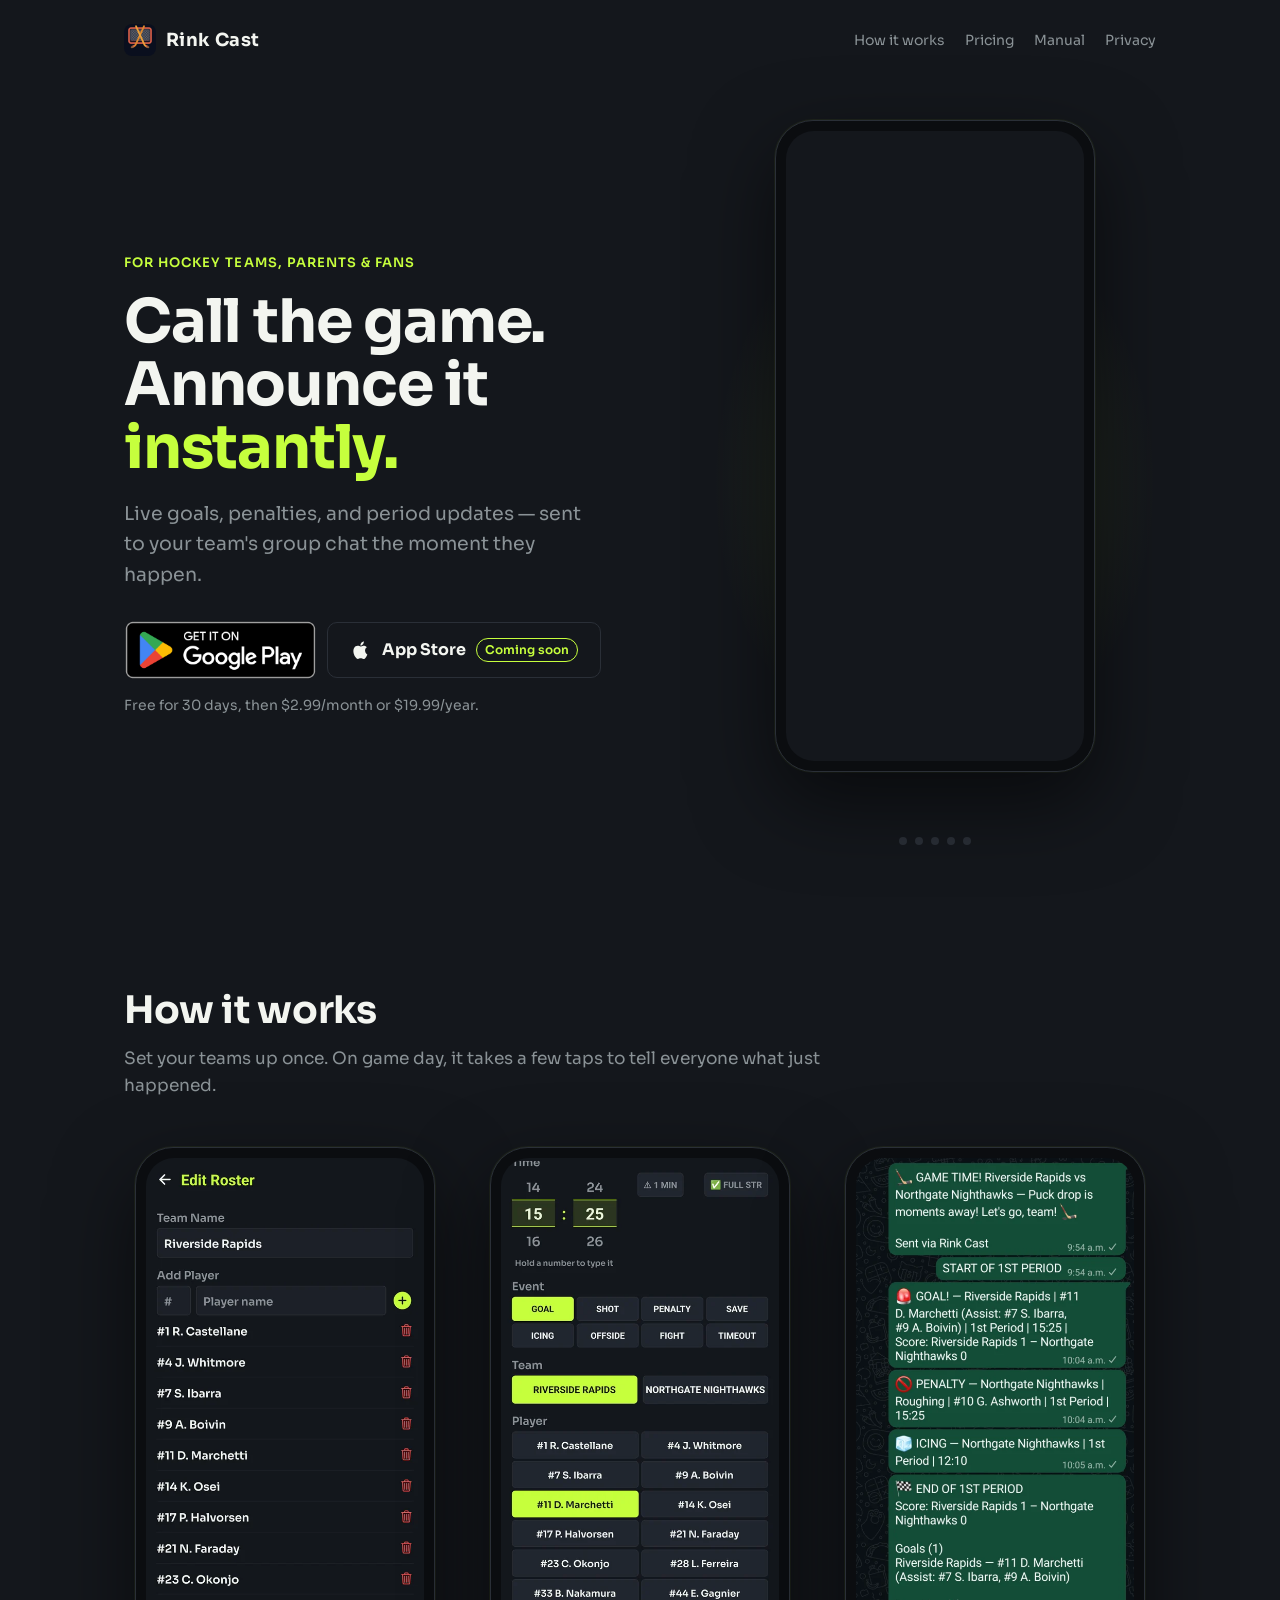
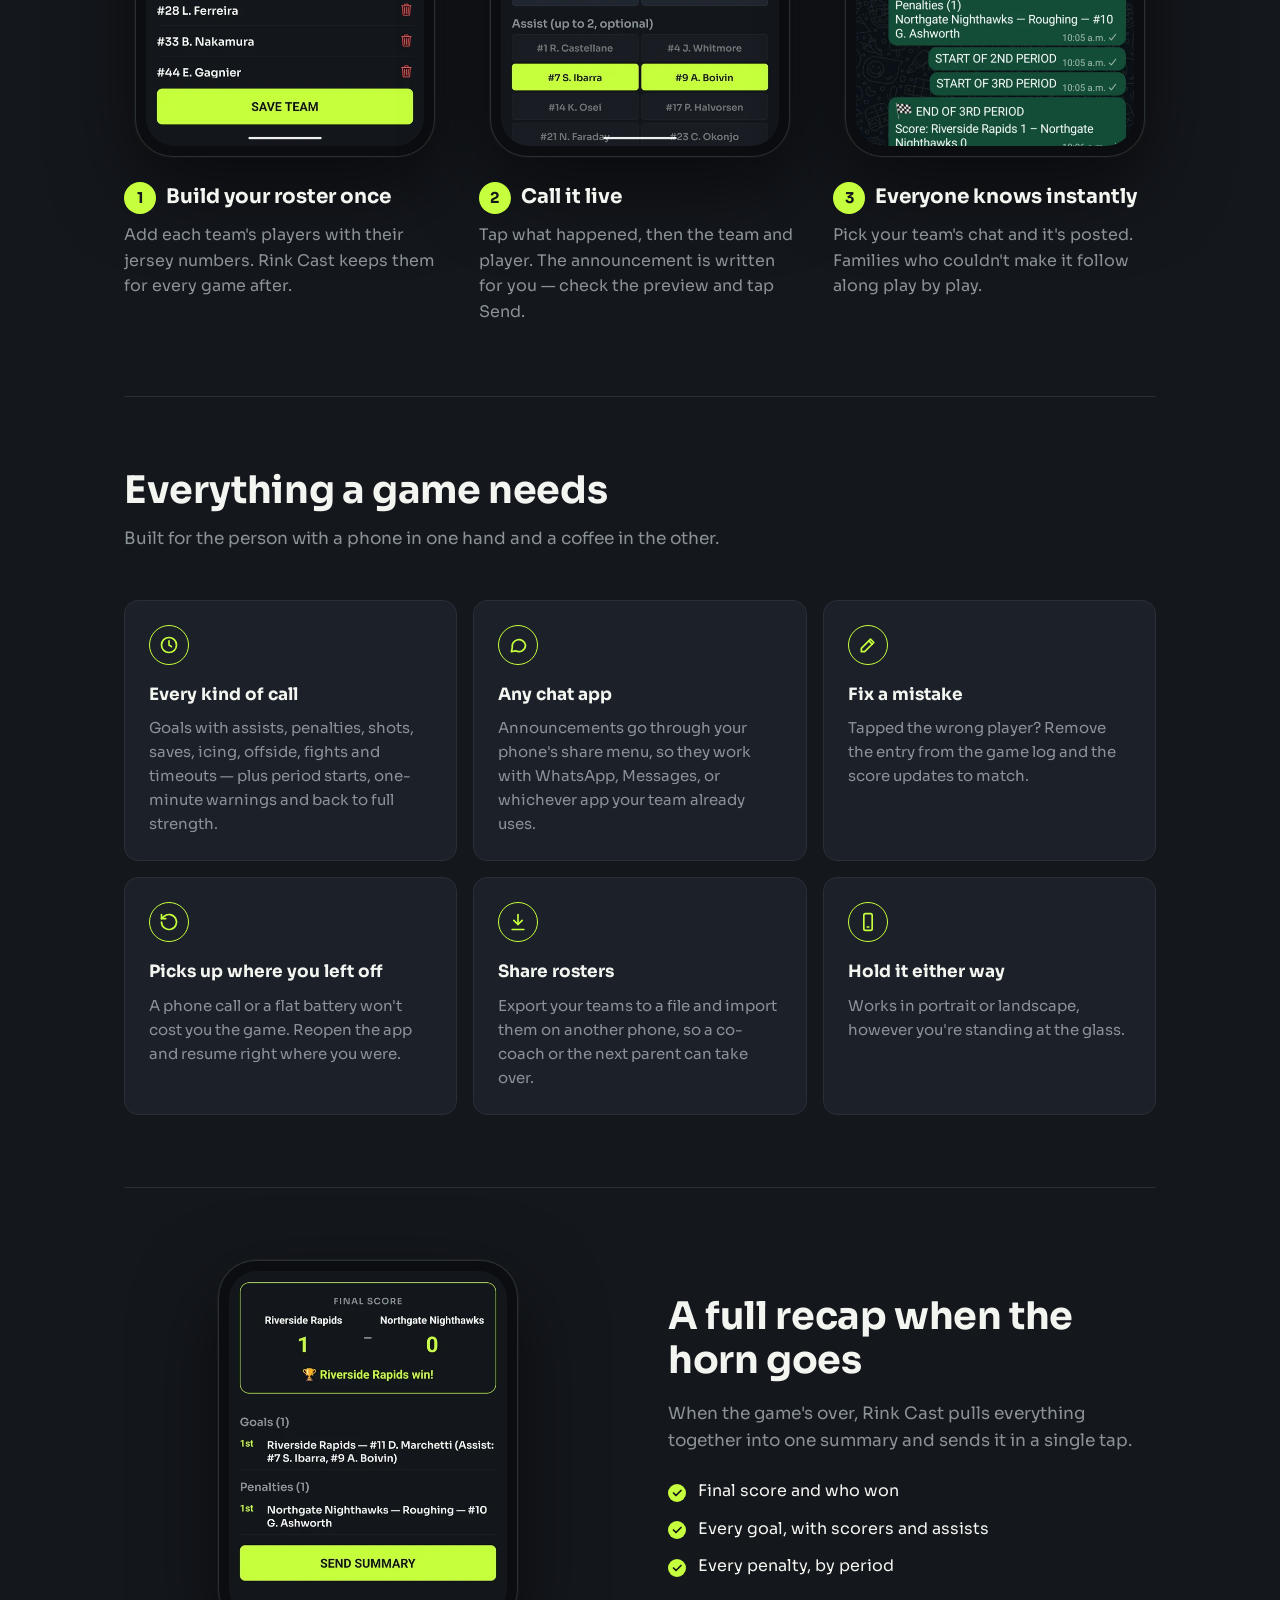
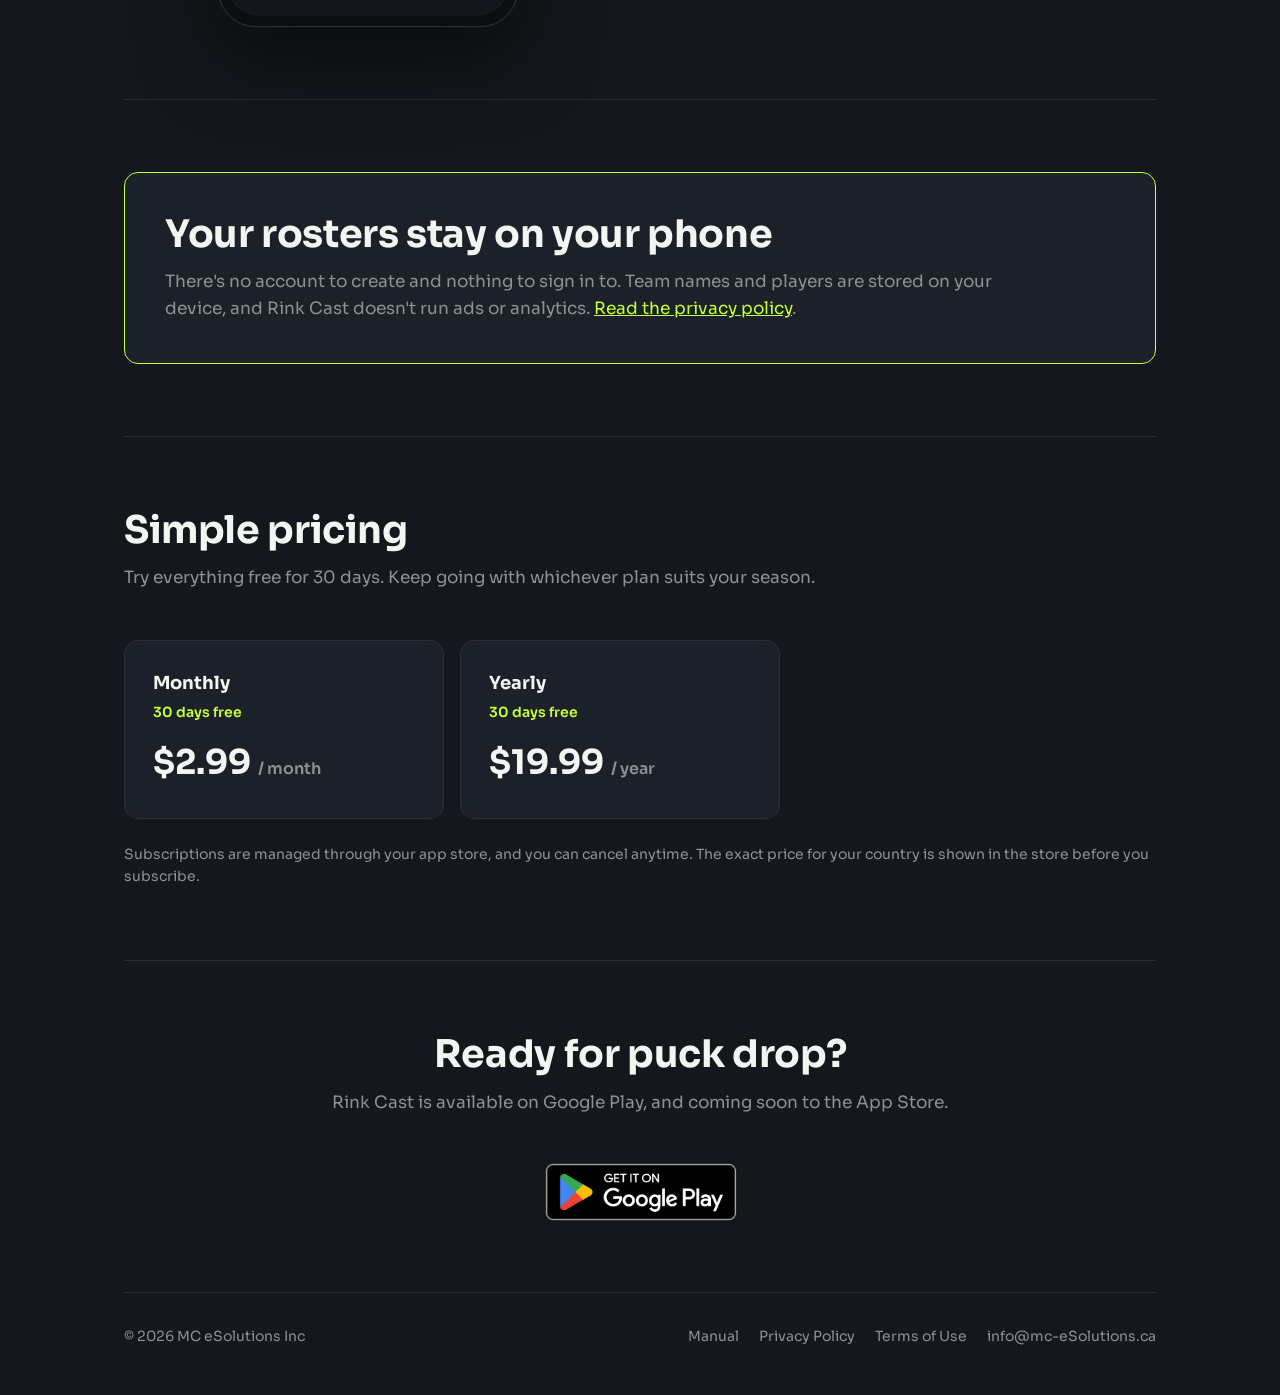
<file: rink-cast.html>
<!doctype html>
<html lang="en">
<head>
<meta charset="utf-8" />
<meta name="viewport" content="width=device-width, initial-scale=1" />
<title>Rink Cast — Live hockey game announcements for your team chat</title>
<meta name="description" content="Call goals, penalties and period updates from the rink and share them straight to your team's group chat. Free for 30 days." />

<meta property="og:type" content="website" />
<meta property="og:title" content="Rink Cast — Call the game. Announce it instantly." />
<meta property="og:description" content="Live goals, penalties, and period updates — sent to your team's group chat the moment they happen." />
<meta property="og:image" content="https://mcesolutionsinc.github.io/rink-cast-legal/og-image.png" />
<meta property="og:url" content="https://mcesolutionsinc.github.io/rink-cast-legal/rink-cast.html" />
<meta name="twitter:card" content="summary_large_image" />

<link rel="icon" type="image/png" sizes="64x64" href="favicon.png" />
<link rel="apple-touch-icon" href="apple-touch-icon.png" />

<link rel="preconnect" href="https://fonts.googleapis.com" />
<link rel="preconnect" href="https://fonts.gstatic.com" crossorigin />
<link rel="stylesheet" href="https://fonts.googleapis.com/css2?family=Sora:wght@400;600;700&display=swap" />
<link rel="stylesheet" href="promo.css" />
</head>
<body>

<div class="wrap">
  <header class="site-header">
    <a class="wordmark" href="rink-cast.html">
      <img src="favicon.png" alt="" width="32" height="32" />
      Rink Cast
    </a>
    <nav class="site-nav" aria-label="Site">
      <a href="#how-it-works">How it works</a>
      <a href="#pricing">Pricing</a>
      <a href="manual.html">Manual</a>
      <a href="index.html">Privacy</a>
    </nav>
  </header>

  <main>
    <div class="hero">
      <div>
        <p class="eyebrow">For hockey teams, parents &amp; fans</p>
        <h1>Call the game.<br />Announce it <span class="accent">instantly.</span></h1>
        <p class="lead">Live goals, penalties, and period updates — sent to your team's group chat the moment they happen.</p>

        <!--
          STORE LINKS — the only place they live on this page.
          Google Play is live. The App Store listing is not yet, so it renders as a disabled "Coming soon" button.
          Once it goes live, replace its <span> with an <a>, e.g.:
            <a class="store-btn" href="APP_STORE_URL">…same contents, minus the "Soon" badge…</a>
        -->
        <div class="store-row" id="download">
          <a class="play-badge" href="https://play.google.com/store/apps/details?id=com.mcesolutionsinc.rinkcast"><img src="google-play-badge.png" alt="Get it on Google Play" width="217" height="84" /></a>
          <span class="store-btn is-disabled" aria-disabled="true">
            <svg viewBox="0 0 24 24" fill="currentColor" aria-hidden="true"><path d="M16.4 12.6c0-2.3 1.9-3.4 2-3.5-1.1-1.6-2.8-1.8-3.4-1.8-1.4-.2-2.8.9-3.5.9-.7 0-1.9-.8-3.1-.8-1.6 0-3.1.9-3.9 2.4-1.7 2.9-.4 7.2 1.2 9.6.8 1.2 1.7 2.4 2.9 2.4 1.2 0 1.6-.8 3-.8 1.4 0 1.8.8 3.1.8 1.3 0 2.1-1.2 2.9-2.3.9-1.3 1.3-2.6 1.3-2.7 0 0-2.5-1-2.5-4.2ZM14.1 5.8c.6-.8 1.1-1.9 1-3-1 0-2.1.7-2.8 1.5-.6.7-1.1 1.8-1 2.9 1.1.1 2.1-.6 2.8-1.4Z"/></svg>
            App Store
            <span class="soon">Coming soon</span>
          </span>
        </div>
        <p class="price-note">Free for 30 days, then $2.99/month or $19.99/year.</p>
      </div>

      <div class="hero-visual">
        <!-- Promo reel: five screenshots on an 18s CSS loop (timing in promo.css under "Promo reel").
             Described once for screen readers; the frames and captions themselves are hidden from them. -->
        <div class="reel" role="img" aria-label="Rink Cast in action: pick your two teams, tap what happened, log a penalty with the player, the announcement lands in the team chat, and a full recap is sent at the end of the game.">
          <div class="phone">
            <div class="reel-screen">
              <img class="reel-frame" src="screenshots/10-game-setup.webp" width="540" height="1142" alt="" />
              <img class="reel-frame reel-frame--scroll" src="screenshots/12b-playbuilder-full.webp" width="540" height="1991" alt="" />
              <img class="reel-frame" src="screenshots/14-penalty-types.webp" width="540" height="1142" alt="" />
              <img class="reel-frame" src="screenshots/21-whatsapp-feed.webp" width="540" height="1142" alt="" />
              <img class="reel-frame" src="screenshots/20-final-summary.webp" width="540" height="670" alt="" />
            </div>
          </div>
          <ol class="reel-captions" aria-hidden="true">
            <li>Pick your two teams</li>
            <li>Tap what happened</li>
            <li>Penalties, saves, icing too</li>
            <li>Everyone knows instantly</li>
            <li>Full recap when the horn goes</li>
          </ol>
          <div class="reel-pips" aria-hidden="true"><span></span><span></span><span></span><span></span><span></span></div>
        </div>
      </div>
    </div>

    <section id="how-it-works">
      <h2>How it works</h2>
      <p class="section-intro">Set your teams up once. On game day, it takes a few taps to tell everyone what just happened.</p>

      <ol class="steps">
        <li class="step">
          <div class="phone">
            <img src="screenshots/06-roster-editor.webp" width="540" height="1142" loading="lazy" alt="Roster editor for the Riverside Rapids, listing players by jersey number and name." />
          </div>
          <h3><span class="step-number">1</span>Build your roster once</h3>
          <p>Add each team's players with their jersey numbers. Rink Cast keeps them for every game after.</p>
        </li>
        <li class="step">
          <div class="phone">
            <img src="screenshots/13-goal-with-assists.webp" width="540" height="1142" loading="lazy" alt="A goal being recorded, with the scorer and two assisting players selected." />
          </div>
          <h3><span class="step-number">2</span>Call it live</h3>
          <p>Tap what happened, then the team and player. The announcement is written for you — check the preview and tap Send.</p>
        </li>
        <li class="step">
          <div class="phone">
            <img src="screenshots/21-whatsapp-feed.webp" width="540" height="1142" loading="lazy" alt="A team group chat showing Rink Cast announcements for game time, a goal with assists, a penalty and an icing call." />
          </div>
          <h3><span class="step-number">3</span>Everyone knows instantly</h3>
          <p>Pick your team's chat and it's posted. Families who couldn't make it follow along play by play.</p>
        </li>
      </ol>
    </section>

    <section>
      <h2>Everything a game needs</h2>
      <p class="section-intro">Built for the person with a phone in one hand and a coffee in the other.</p>

      <div class="features">
        <div class="feature">
          <div class="feature-icon"><svg viewBox="0 0 24 24" fill="none" stroke-width="2" stroke-linecap="round" stroke-linejoin="round" aria-hidden="true"><circle cx="12" cy="12" r="9"/><path d="M12 7v5l3 2"/></svg></div>
          <h3>Every kind of call</h3>
          <p>Goals with assists, penalties, shots, saves, icing, offside, fights and timeouts — plus period starts, one-minute warnings and back to full strength.</p>
        </div>
        <div class="feature">
          <div class="feature-icon"><svg viewBox="0 0 24 24" fill="none" stroke-width="2" stroke-linecap="round" stroke-linejoin="round" aria-hidden="true"><path d="M21 12a8 8 0 0 1-11.8 7L4 20l1.1-4.6A8 8 0 1 1 21 12Z"/></svg></div>
          <h3>Any chat app</h3>
          <p>Announcements go through your phone's share menu, so they work with WhatsApp, Messages, or whichever app your team already uses.</p>
        </div>
        <div class="feature">
          <div class="feature-icon"><svg viewBox="0 0 24 24" fill="none" stroke-width="2" stroke-linecap="round" stroke-linejoin="round" aria-hidden="true"><path d="M4 20h4L19 9l-4-4L4 16v4Z"/><path d="m13 7 4 4"/></svg></div>
          <h3>Fix a mistake</h3>
          <p>Tapped the wrong player? Remove the entry from the game log and the score updates to match.</p>
        </div>
        <div class="feature">
          <div class="feature-icon"><svg viewBox="0 0 24 24" fill="none" stroke-width="2" stroke-linecap="round" stroke-linejoin="round" aria-hidden="true"><path d="M3 12a9 9 0 1 0 3-6.7L3 8"/><path d="M3 3v5h5"/></svg></div>
          <h3>Picks up where you left off</h3>
          <p>A phone call or a flat battery won't cost you the game. Reopen the app and resume right where you were.</p>
        </div>
        <div class="feature">
          <div class="feature-icon"><svg viewBox="0 0 24 24" fill="none" stroke-width="2" stroke-linecap="round" stroke-linejoin="round" aria-hidden="true"><path d="M12 3v12"/><path d="m7 10 5 5 5-5"/><path d="M5 21h14"/></svg></div>
          <h3>Share rosters</h3>
          <p>Export your teams to a file and import them on another phone, so a co-coach or the next parent can take over.</p>
        </div>
        <div class="feature">
          <div class="feature-icon"><svg viewBox="0 0 24 24" fill="none" stroke-width="2" stroke-linecap="round" stroke-linejoin="round" aria-hidden="true"><rect x="7" y="2" width="10" height="20" rx="2"/><path d="M11 18h2"/></svg></div>
          <h3>Hold it either way</h3>
          <p>Works in portrait or landscape, however you're standing at the glass.</p>
        </div>
      </div>
    </section>

    <section>
      <div class="split">
        <div class="phone">
          <img src="screenshots/20-final-summary.webp" width="540" height="670" loading="lazy" alt="Final score summary: Riverside Rapids 1, Northgate Nighthawks 0, with the goal and penalty listed and a Send Summary button." />
        </div>
        <div>
          <h2>A full recap when the horn goes</h2>
          <p>When the game's over, Rink Cast pulls everything together into one summary and sends it in a single tap.</p>
          <ul class="checklist">
            <li>Final score and who won</li>
            <li>Every goal, with scorers and assists</li>
            <li>Every penalty, by period</li>
          </ul>
        </div>
      </div>
    </section>

    <section>
      <div class="callout">
        <h2>Your rosters stay on your phone</h2>
        <p>There's no account to create and nothing to sign in to. Team names and players are stored on your device, and Rink Cast doesn't run ads or analytics. <a href="index.html">Read the privacy policy</a>.</p>
      </div>
    </section>

    <section id="pricing">
      <h2>Simple pricing</h2>
      <p class="section-intro">Try everything free for 30 days. Keep going with whichever plan suits your season.</p>

      <div class="pricing">
        <div class="plan">
          <h3>Monthly</h3>
          <p class="trial">30 days free</p>
          <p class="price">$2.99 <span>/ month</span></p>
        </div>
        <div class="plan">
          <h3>Yearly</h3>
          <p class="trial">30 days free</p>
          <p class="price">$19.99 <span>/ year</span></p>
        </div>
      </div>
      <p class="fine-print">Subscriptions are managed through your app store, and you can cancel anytime. The exact price for your country is shown in the store before you subscribe.</p>
    </section>

    <section class="cta">
      <h2>Ready for puck drop?</h2>
      <p class="section-intro">Rink Cast is available on Google Play, and coming soon to the App Store.</p>
      <div class="store-row">
        <a class="play-badge" href="https://play.google.com/store/apps/details?id=com.mcesolutionsinc.rinkcast"><img src="google-play-badge.png" alt="Get it on Google Play" width="217" height="84" /></a>
      </div>
    </section>
  </main>

  <footer class="site-footer">
    <span>&copy; 2026 MC eSolutions Inc</span>
    <nav aria-label="Legal">
      <a href="manual.html">Manual</a>
      <a href="index.html">Privacy Policy</a>
      <a href="terms.html">Terms of Use</a>
      <a href="mailto:info@mc-eSolutions.ca">info@mc-eSolutions.ca</a>
    </nav>
  </footer>
</div>

</body>
</html>
</file>
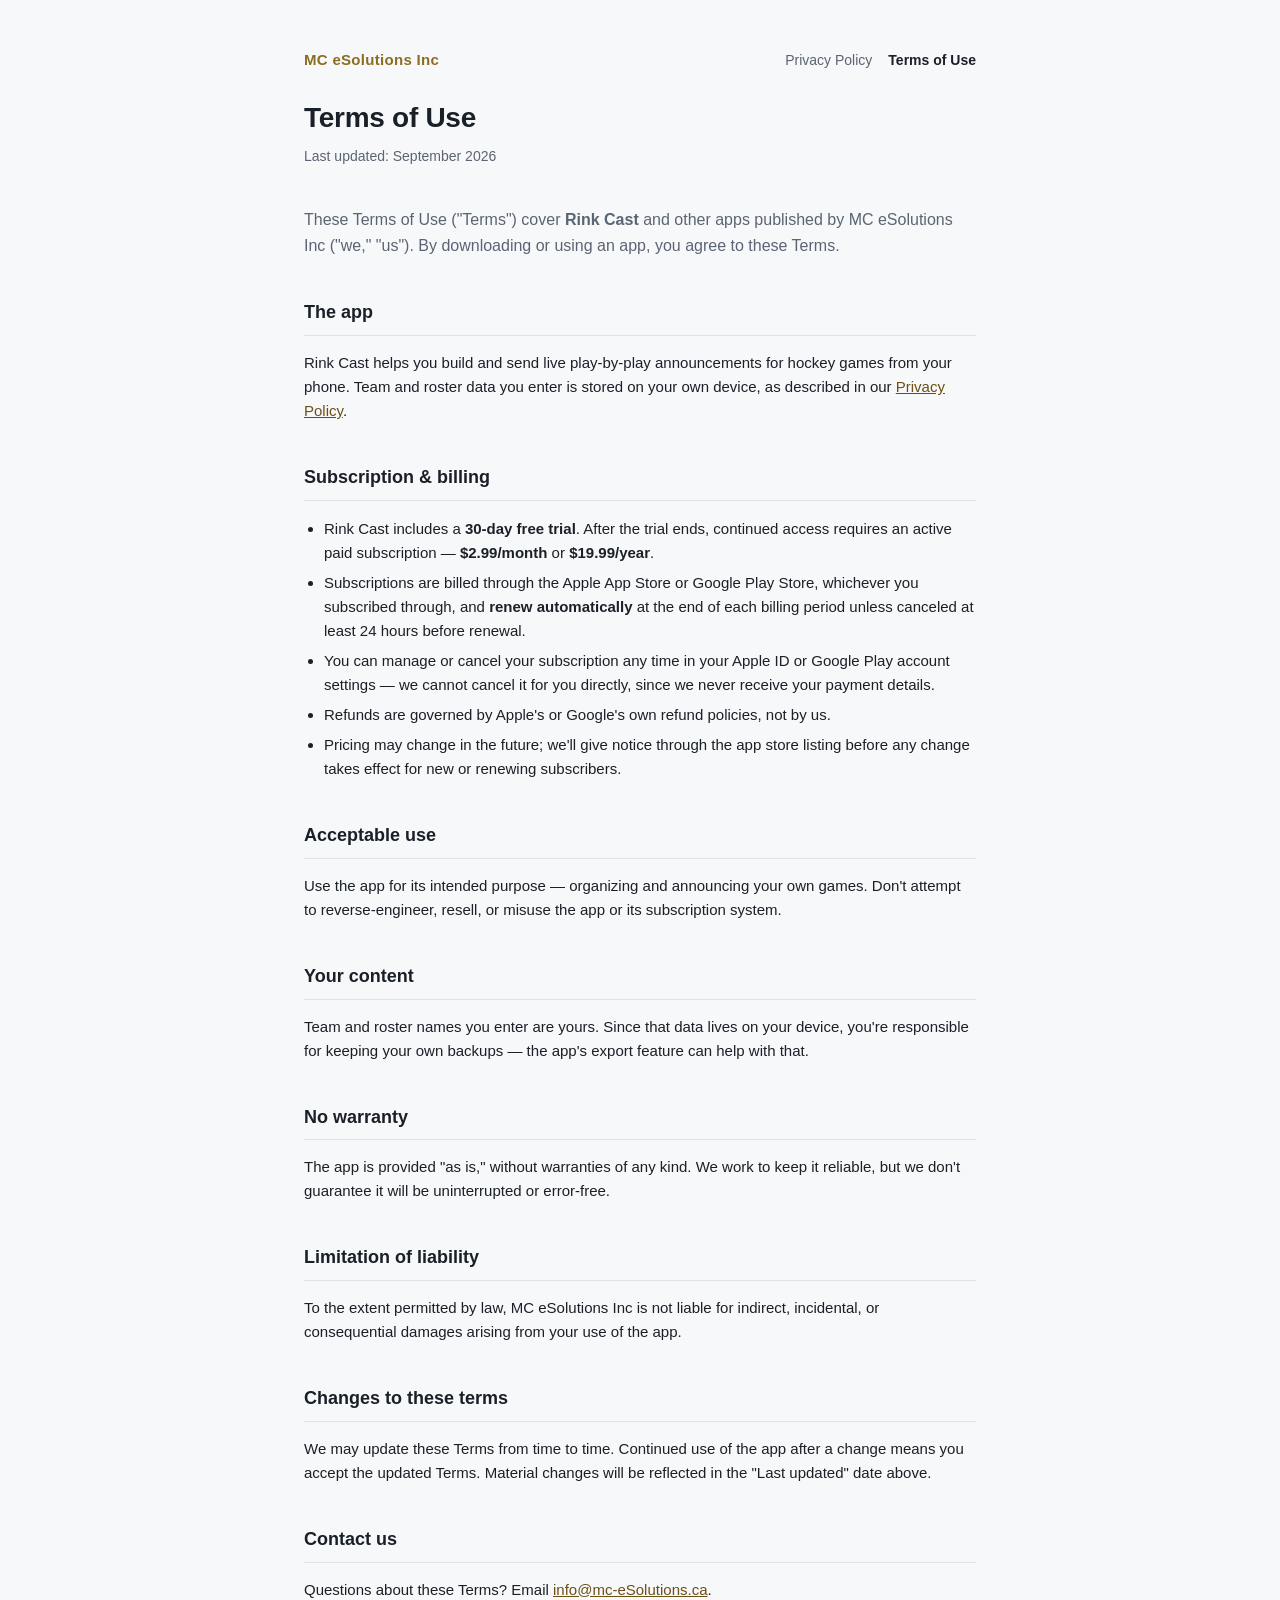
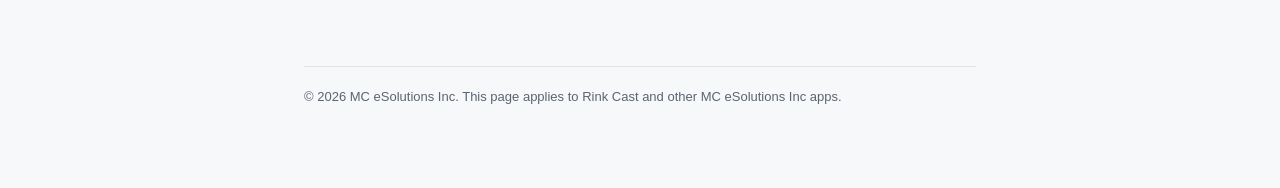
<file: terms.html>
<!doctype html>
<html lang="en">
<head>
<meta charset="utf-8" />
<meta name="viewport" content="width=device-width, initial-scale=1" />
<title>Terms of Use — MC eSolutions Inc</title>
<link rel="stylesheet" href="style.css" />
</head>
<body>
<div class="wrap">
  <header class="site">
    <a class="brand" href="index.html">MC eSolutions Inc</a>
    <nav class="pages">
      <a href="index.html">Privacy Policy</a>
      <a href="terms.html" aria-current="page">Terms of Use</a>
    </nav>
  </header>

  <h1>Terms of Use</h1>
  <p class="updated">Last updated: September 2026</p>

  <p class="lead">These Terms of Use ("Terms") cover <strong>Rink Cast</strong> and other apps published by MC eSolutions Inc ("we," "us"). By downloading or using an app, you agree to these Terms.</p>

  <h2>The app</h2>
  <p>Rink Cast helps you build and send live play-by-play announcements for hockey games from your phone. Team and roster data you enter is stored on your own device, as described in our <a href="index.html">Privacy Policy</a>.</p>

  <h2>Subscription & billing</h2>
  <ul>
    <li>Rink Cast includes a <strong>30-day free trial</strong>. After the trial ends, continued access requires an active paid subscription — <strong>$2.99/month</strong> or <strong>$19.99/year</strong>.</li>
    <li>Subscriptions are billed through the Apple App Store or Google Play Store, whichever you subscribed through, and <strong>renew automatically</strong> at the end of each billing period unless canceled at least 24 hours before renewal.</li>
    <li>You can manage or cancel your subscription any time in your Apple ID or Google Play account settings — we cannot cancel it for you directly, since we never receive your payment details.</li>
    <li>Refunds are governed by Apple's or Google's own refund policies, not by us.</li>
    <li>Pricing may change in the future; we'll give notice through the app store listing before any change takes effect for new or renewing subscribers.</li>
  </ul>

  <h2>Acceptable use</h2>
  <p>Use the app for its intended purpose — organizing and announcing your own games. Don't attempt to reverse-engineer, resell, or misuse the app or its subscription system.</p>

  <h2>Your content</h2>
  <p>Team and roster names you enter are yours. Since that data lives on your device, you're responsible for keeping your own backups — the app's export feature can help with that.</p>

  <h2>No warranty</h2>
  <p>The app is provided "as is," without warranties of any kind. We work to keep it reliable, but we don't guarantee it will be uninterrupted or error-free.</p>

  <h2>Limitation of liability</h2>
  <p>To the extent permitted by law, MC eSolutions Inc is not liable for indirect, incidental, or consequential damages arising from your use of the app.</p>

  <h2>Changes to these terms</h2>
  <p>We may update these Terms from time to time. Continued use of the app after a change means you accept the updated Terms. Material changes will be reflected in the "Last updated" date above.</p>

  <h2>Contact us</h2>
  <p>Questions about these Terms? Email <a href="mailto:info@mc-eSolutions.ca">info@mc-eSolutions.ca</a>.</p>

  <footer>
    &copy; 2026 MC eSolutions Inc. This page applies to Rink Cast and other MC eSolutions Inc apps.
  </footer>
</div>
</body>
</html>
</file>
<file: style.css>
:root {
  color-scheme: light dark;
  --bg: #f7f8fa;
  --surface: #ffffff;
  --border: #dfe3e8;
  --text: #1a2027;
  --text-muted: #5b6472;
  --accent: #8a6d1f;
  --link: #6b4f14;
  --max-width: 720px;
}

@media (prefers-color-scheme: dark) {
  :root {
    --bg: #0a0f1e;
    --surface: #0d1117;
    --border: #2d3748;
    --text: #e2e8f0;
    --text-muted: #9aa4b2;
    --accent: #c8a63a;
    --link: #d9bd5f;
  }
}

* { box-sizing: border-box; }

body {
  margin: 0;
  background: var(--bg);
  color: var(--text);
  font-family: -apple-system, BlinkMacSystemFont, "Segoe UI", Roboto, Helvetica, Arial, sans-serif;
  line-height: 1.6;
}

.wrap {
  max-width: var(--max-width);
  margin: 0 auto;
  padding: 48px 24px 80px;
}

header.site {
  display: flex;
  align-items: baseline;
  justify-content: space-between;
  gap: 16px;
  margin-bottom: 8px;
  flex-wrap: wrap;
}

.brand {
  font-weight: 700;
  font-size: 15px;
  letter-spacing: 0.02em;
  color: var(--accent);
  text-decoration: none;
}

nav.pages {
  display: flex;
  gap: 16px;
  font-size: 14px;
}

nav.pages a {
  color: var(--text-muted);
  text-decoration: none;
}

nav.pages a[aria-current="page"] {
  color: var(--text);
  font-weight: 600;
}

nav.pages a:hover {
  color: var(--accent);
}

h1 {
  font-size: 28px;
  margin: 24px 0 4px;
  letter-spacing: -0.01em;
}

.updated {
  color: var(--text-muted);
  font-size: 14px;
  margin: 0 0 40px;
}

h2 {
  font-size: 18px;
  margin: 40px 0 12px;
  padding-bottom: 8px;
  border-bottom: 1px solid var(--border);
}

p, li {
  color: var(--text);
  font-size: 15px;
}

p.lead {
  font-size: 16px;
  color: var(--text-muted);
}

ul {
  padding-left: 20px;
}

li + li {
  margin-top: 6px;
}

a {
  color: var(--link);
}

.card {
  background: var(--surface);
  border: 1px solid var(--border);
  border-radius: 10px;
  padding: 16px 20px;
  margin: 20px 0;
}

.card p:first-child { margin-top: 0; }
.card p:last-child { margin-bottom: 0; }

footer {
  margin-top: 64px;
  padding-top: 20px;
  border-top: 1px solid var(--border);
  color: var(--text-muted);
  font-size: 13px;
}

code {
  background: var(--surface);
  border: 1px solid var(--border);
  border-radius: 4px;
  padding: 1px 5px;
  font-size: 0.9em;
}
</file>
<file: promo.css>
/* Volt Graphite — values match src/theme/colors.ts in the app. Dark-only, like the app. */
:root {
  color-scheme: dark;
  --bg: #14171c;
  --surface: #1c2028;
  --surface-alt: #20262e;
  --border: #2a2f37;
  --text: #f3f5f0;
  --text-muted: #8a9296;
  --accent: #c6ff3d;
  --on-accent: #14171c;
  --max-width: 1080px;
  --radius: 14px;
  --font: "Sora", system-ui, -apple-system, "Segoe UI", Roboto, sans-serif;
}

* { box-sizing: border-box; }

html { scroll-behavior: smooth; }

@media (prefers-reduced-motion: reduce) {
  html { scroll-behavior: auto; }
  * { transition: none !important; }
}

body {
  margin: 0;
  background: var(--bg);
  color: var(--text);
  font-family: var(--font);
  line-height: 1.6;
  -webkit-font-smoothing: antialiased;
}

img { max-width: 100%; height: auto; display: block; }

a { color: var(--accent); }

.wrap {
  max-width: var(--max-width);
  margin: 0 auto;
  padding-inline: 24px;
}

/* Header */

.site-header {
  display: flex;
  align-items: center;
  justify-content: space-between;
  gap: 16px;
  flex-wrap: wrap;
  padding-block: 24px;
}

.wordmark {
  display: inline-flex;
  align-items: center;
  gap: 10px;
  font-weight: 700;
  font-size: 18px;
  letter-spacing: 0.02em;
  color: var(--text);
  text-decoration: none;
}

.wordmark img { width: 32px; height: 32px; border-radius: 8px; }

.site-nav { display: flex; gap: 20px; font-size: 14px; }

.site-nav a { color: var(--text-muted); text-decoration: none; }

.site-nav a:hover { color: var(--accent); }

/* Hero */

.hero {
  display: grid;
  grid-template-columns: 1.1fr 0.9fr;
  align-items: center;
  gap: 48px;
  padding-block: 40px 72px;
}

.eyebrow {
  display: inline-block;
  font-size: 13px;
  font-weight: 600;
  letter-spacing: 0.08em;
  text-transform: uppercase;
  color: var(--accent);
  margin: 0 0 16px;
}

h1 {
  font-size: clamp(38px, 6vw, 60px);
  line-height: 1.05;
  letter-spacing: -0.02em;
  margin: 0 0 20px;
}

h1 .accent { color: var(--accent); }

.lead {
  font-size: clamp(17px, 2vw, 19px);
  color: var(--text-muted);
  max-width: 34ch;
  margin: 0 0 32px;
}

.store-row { display: flex; flex-wrap: wrap; gap: 12px; }

.store-btn {
  display: inline-flex;
  align-items: center;
  gap: 10px;
  padding: 14px 22px;
  border-radius: 10px;
  background: var(--accent);
  color: var(--on-accent);
  font-weight: 700;
  font-size: 16px;
  text-decoration: none;
  transition: transform 0.15s ease;
}

.store-btn:hover { transform: translateY(-2px); }

.store-btn svg { width: 22px; height: 22px; flex: none; }

.store-btn.is-disabled {
  background: transparent;
  color: var(--text);
  border: 1.5px solid var(--border);
  cursor: default;
}

.store-btn.is-disabled:hover { transform: none; }

/* Official "Get it on Google Play" badge. The artwork carries its own clear-space padding,
   so negative margins trim it to sit flush with the sibling .store-btn. */
.play-badge { display: inline-block; margin: -14px -14px -14px -12px; transition: transform 0.15s ease; }
.play-badge:hover { transform: translateY(-2px); }
.play-badge img { display: block; height: 84px; width: auto; }

.store-btn .soon {
  font-size: 12px;
  font-weight: 600;
  color: var(--accent);
  border: 1px solid var(--accent);
  border-radius: 999px;
  padding: 1px 8px;
}

.price-note {
  margin: 16px 0 0;
  font-size: 14px;
  color: var(--text-muted);
}

/* Phone frame around screenshots */

.phone {
  width: 100%;
  max-width: 300px;
  margin-inline: auto;
  padding: 10px;
  border-radius: 38px;
  background: #0b0d10;
  border: 1px solid var(--border);
  box-shadow: 0 30px 80px rgba(0, 0, 0, 0.55), 0 0 0 1px rgba(198, 255, 61, 0.06);
}

/* Each img carries width/height attributes, so the browser reserves the right space per screenshot. */
.phone img { border-radius: 28px; }

.hero .phone { max-width: 320px; position: relative; }

.hero-visual { position: relative; }

.hero-visual::before {
  content: "";
  position: absolute;
  inset: 10% 0;
  background: radial-gradient(closest-side, rgba(198, 255, 61, 0.16), transparent);
  pointer-events: none;
}

/* Promo reel
   Five beats over an 18s loop. Beat 2 runs longer (6s) because it scrolls the full-length
   play builder capture, so each beat carries its own explicit keyframes rather than sharing
   one set with staggered delays. Generated from beats = [3, 6, 3, 3, 3].
   Frames, captions and pips all run on the same 18s timeline. */

.reel { --reel-loop: 18s; position: relative; }

.reel-screen {
  position: relative;
  aspect-ratio: 540 / 1142;
  border-radius: 28px;
  overflow: hidden;
  /* Shows below the shorter final-summary screenshot, matching the app's own background. */
  background: var(--bg);
}

.reel-frame {
  position: absolute;
  inset: 0;
  width: 100%;
  height: 100%;
  object-fit: contain;
  object-position: top;
  border-radius: 0;
  opacity: 0;
  animation-duration: var(--reel-loop);
  animation-iteration-count: infinite;
  animation-fill-mode: backwards;
}

/* The full-length capture keeps its natural height and slides up inside the frame. */
.reel-frame--scroll {
  inset: 0 0 auto 0;
  height: auto;
  object-fit: fill;
}

.reel-captions {
  position: relative;
  height: 1.6em;
  margin: 24px 0 14px;
  padding: 0;
  list-style: none;
  text-align: center;
  font-weight: 600;
  font-size: 17px;
  color: var(--text);
}

.reel-captions li {
  position: absolute;
  inset: 0;
  opacity: 0;
  animation-duration: var(--reel-loop);
  animation-iteration-count: infinite;
  animation-fill-mode: backwards;
}

.reel-pips { display: flex; justify-content: center; gap: 8px; }

.reel-pips span {
  width: 8px;
  height: 8px;
  border-radius: 999px;
  background: var(--border);
  animation-duration: var(--reel-loop);
  animation-iteration-count: infinite;
  animation-fill-mode: backwards;
}

/* Hovering pauses it, so a frame can actually be read. */
.reel:hover .reel-frame,
.reel:hover .reel-captions li,
.reel:hover .reel-pips span { animation-play-state: paused; }

.reel-frame:nth-child(1) { animation-name: reel-frame-1; }
.reel-captions li:nth-child(1) { animation-name: reel-caption-1; }
.reel-pips span:nth-child(1) { animation-name: reel-pip-1; }
.reel-frame:nth-child(2) { animation-name: reel-frame-2, reel-scroll; }
.reel-captions li:nth-child(2) { animation-name: reel-caption-2; }
.reel-pips span:nth-child(2) { animation-name: reel-pip-2; }
.reel-frame:nth-child(3) { animation-name: reel-frame-3; }
.reel-captions li:nth-child(3) { animation-name: reel-caption-3; }
.reel-pips span:nth-child(3) { animation-name: reel-pip-3; }
.reel-frame:nth-child(4) { animation-name: reel-frame-4; }
.reel-captions li:nth-child(4) { animation-name: reel-caption-4; }
.reel-pips span:nth-child(4) { animation-name: reel-pip-4; }
.reel-frame:nth-child(5) { animation-name: reel-frame-5; }
.reel-captions li:nth-child(5) { animation-name: reel-caption-5; }
.reel-pips span:nth-child(5) { animation-name: reel-pip-5; }

@keyframes reel-frame-1 {
  0% { opacity: 1 }
  16.667% { opacity: 1 }
  19.167% { opacity: 0 }
  98.333% { opacity: 0 }
  100% { opacity: 1 }
}

@keyframes reel-caption-1 {
  0% { opacity: 1; transform: translateY(0) }
  16.667% { opacity: 1; transform: translateY(0) }
  19.167% { opacity: 0; transform: translateY(-6px) }
  98.333% { opacity: 0; transform: translateY(10px) }
  100% { opacity: 1; transform: translateY(0) }
}

@keyframes reel-pip-1 {
  0% { width: 24px; background: var(--accent) }
  16.667% { width: 24px; background: var(--accent) }
  19.167% { width: 8px; background: var(--border) }
  98.333% { width: 8px; background: var(--border) }
  100% { width: 24px; background: var(--accent) }
}

@keyframes reel-frame-2 {
  0% { opacity: 0 }
  16.667% { opacity: 0 }
  18.333% { opacity: 1 }
  50.0% { opacity: 1 }
  52.5% { opacity: 0 }
  100% { opacity: 0 }
}

@keyframes reel-caption-2 {
  0% { opacity: 0; transform: translateY(10px) }
  16.667% { opacity: 0; transform: translateY(10px) }
  18.333% { opacity: 1; transform: translateY(0) }
  50.0% { opacity: 1; transform: translateY(0) }
  52.5% { opacity: 0; transform: translateY(-6px) }
  100% { opacity: 0; transform: translateY(-6px) }
}

@keyframes reel-pip-2 {
  0% { width: 8px; background: var(--border) }
  16.667% { width: 8px; background: var(--border) }
  18.333% { width: 24px; background: var(--accent) }
  50.0% { width: 24px; background: var(--accent) }
  52.5% { width: 8px; background: var(--border) }
  100% { width: 8px; background: var(--border) }
}

@keyframes reel-frame-3 {
  0% { opacity: 0 }
  50.0% { opacity: 0 }
  51.667% { opacity: 1 }
  66.667% { opacity: 1 }
  69.167% { opacity: 0 }
  100% { opacity: 0 }
}

@keyframes reel-caption-3 {
  0% { opacity: 0; transform: translateY(10px) }
  50.0% { opacity: 0; transform: translateY(10px) }
  51.667% { opacity: 1; transform: translateY(0) }
  66.667% { opacity: 1; transform: translateY(0) }
  69.167% { opacity: 0; transform: translateY(-6px) }
  100% { opacity: 0; transform: translateY(-6px) }
}

@keyframes reel-pip-3 {
  0% { width: 8px; background: var(--border) }
  50.0% { width: 8px; background: var(--border) }
  51.667% { width: 24px; background: var(--accent) }
  66.667% { width: 24px; background: var(--accent) }
  69.167% { width: 8px; background: var(--border) }
  100% { width: 8px; background: var(--border) }
}

@keyframes reel-frame-4 {
  0% { opacity: 0 }
  66.667% { opacity: 0 }
  68.333% { opacity: 1 }
  83.333% { opacity: 1 }
  85.833% { opacity: 0 }
  100% { opacity: 0 }
}

@keyframes reel-caption-4 {
  0% { opacity: 0; transform: translateY(10px) }
  66.667% { opacity: 0; transform: translateY(10px) }
  68.333% { opacity: 1; transform: translateY(0) }
  83.333% { opacity: 1; transform: translateY(0) }
  85.833% { opacity: 0; transform: translateY(-6px) }
  100% { opacity: 0; transform: translateY(-6px) }
}

@keyframes reel-pip-4 {
  0% { width: 8px; background: var(--border) }
  66.667% { width: 8px; background: var(--border) }
  68.333% { width: 24px; background: var(--accent) }
  83.333% { width: 24px; background: var(--accent) }
  85.833% { width: 8px; background: var(--border) }
  100% { width: 8px; background: var(--border) }
}

@keyframes reel-frame-5 {
  0% { opacity: 0 }
  83.333% { opacity: 0 }
  85.0% { opacity: 1 }
  97.5% { opacity: 1 }
  100% { opacity: 0 }
}

@keyframes reel-caption-5 {
  0% { opacity: 0; transform: translateY(10px) }
  83.333% { opacity: 0; transform: translateY(10px) }
  85.0% { opacity: 1; transform: translateY(0) }
  97.5% { opacity: 1; transform: translateY(0) }
  100% { opacity: 0; transform: translateY(-6px) }
}

@keyframes reel-pip-5 {
  0% { width: 8px; background: var(--border) }
  83.333% { width: 8px; background: var(--border) }
  85.0% { width: 24px; background: var(--accent) }
  97.5% { width: 24px; background: var(--accent) }
  100% { width: 8px; background: var(--border) }
}

@keyframes reel-scroll {
  0% { transform: translateY(0); }
  20.0% { transform: translateY(0); }
  46.667% { transform: translateY(-42.642%); }
  52.5% { transform: translateY(-42.642%); }
  53.056% { transform: translateY(0); }
  100% { transform: translateY(0); }
}

/* No motion: freeze on the first beat, with the capture at the top of the page. */
@media (prefers-reduced-motion: reduce) {
  .reel-frame,
  .reel-captions li,
  .reel-pips span { animation: none; }

  .reel-frame:first-child,
  .reel-captions li:first-child { opacity: 1; transform: none; }

  .reel-frame--scroll { transform: translateY(0); }

  .reel-pips span:first-child { width: 24px; background: var(--accent); }
}

/* Sections */

section { padding-block: 72px; }

section + section { border-top: 1px solid var(--border); }

h2 {
  font-size: clamp(28px, 4vw, 38px);
  line-height: 1.15;
  letter-spacing: -0.01em;
  margin: 0 0 12px;
}

.section-intro {
  color: var(--text-muted);
  font-size: 17px;
  max-width: 56ch;
  margin: 0 0 48px;
}

/* How it works */

.steps {
  display: grid;
  grid-template-columns: repeat(3, 1fr);
  gap: 32px;
  list-style: none;
  margin: 0;
  padding: 0;
}

.step h3 { font-size: 20px; margin: 24px 0 8px; }

.step p { color: var(--text-muted); margin: 0; }

.step-number {
  display: inline-grid;
  place-items: center;
  width: 32px;
  height: 32px;
  border-radius: 50%;
  background: var(--accent);
  color: var(--on-accent);
  font-weight: 700;
  font-size: 15px;
  margin-right: 10px;
  vertical-align: middle;
}

/* Features */

.features {
  display: grid;
  grid-template-columns: repeat(3, 1fr);
  gap: 16px;
}

.feature {
  background: var(--surface);
  border: 1px solid var(--border);
  border-radius: var(--radius);
  padding: 24px;
}

.feature h3 { font-size: 17px; margin: 0 0 8px; }

.feature p { color: var(--text-muted); font-size: 15px; margin: 0; }

.feature-icon {
  width: 40px;
  height: 40px;
  border-radius: 50%;
  border: 1.5px solid var(--accent);
  display: grid;
  place-items: center;
  margin-bottom: 16px;
}

.feature-icon svg { width: 20px; height: 20px; stroke: var(--accent); }

/* Split: text beside a screenshot */

.split {
  display: grid;
  grid-template-columns: 1fr 1fr;
  align-items: center;
  gap: 56px;
}

.split p { color: var(--text-muted); font-size: 17px; }

.checklist { list-style: none; padding: 0; margin: 24px 0 0; }

.checklist li { position: relative; padding-left: 30px; margin-bottom: 12px; color: var(--text); }

.checklist li::before {
  content: "";
  position: absolute;
  left: 0;
  top: 0.35em;
  width: 18px;
  height: 18px;
  border-radius: 50%;
  background: var(--accent) url("data:image/svg+xml,%3Csvg xmlns='http://www.w3.org/2000/svg' viewBox='0 0 24 24' fill='none' stroke='%2314171c' stroke-width='3.5' stroke-linecap='round' stroke-linejoin='round'%3E%3Cpath d='M5 12l5 5L20 7'/%3E%3C/svg%3E") center / 12px no-repeat;
}

/* Privacy callout */

.callout {
  background: var(--surface);
  border: 1px solid var(--accent);
  border-radius: var(--radius);
  padding: 40px;
}

.callout h2 { margin-bottom: 12px; }

.callout p { color: var(--text-muted); font-size: 17px; margin: 0; max-width: 64ch; }

/* Pricing */

.pricing {
  display: grid;
  grid-template-columns: repeat(2, minmax(0, 320px));
  gap: 16px;
}

.plan {
  background: var(--surface);
  border: 1px solid var(--border);
  border-radius: var(--radius);
  padding: 28px;
}

.plan h3 { margin: 0 0 4px; font-size: 18px; }

.plan .price { font-size: 34px; font-weight: 700; margin: 12px 0 0; }

.plan .price span { font-size: 16px; font-weight: 600; color: var(--text-muted); }

.plan .trial { color: var(--accent); font-weight: 600; font-size: 14px; margin: 0; }

.fine-print { color: var(--text-muted); font-size: 14px; margin: 24px 0 0; }

/* Final call to action */

.cta { text-align: center; }

.cta .section-intro { margin-inline: auto; }

.cta .store-row { justify-content: center; }

/* Manual (manual.html) — documentation-style layout, distinct from the marketing sections above */

.doc-header { padding-block: 8px 8px; }

.doc-title { font-size: clamp(30px, 5vw, 44px); margin: 8px 0 12px; }

.doc-lead { color: var(--text-muted); font-size: 17px; max-width: 60ch; margin: 0; }

.toc {
  background: var(--surface);
  border: 1px solid var(--border);
  border-radius: var(--radius);
  padding: 24px 28px;
  margin: 32px 0 8px;
}

.toc h2 { font-size: 15px; text-transform: uppercase; letter-spacing: 0.06em; color: var(--text-muted); margin: 0 0 14px; }

.toc ol { columns: 2; column-gap: 32px; margin: 0; padding: 0 0 0 22px; }

.toc li { margin-bottom: 8px; break-inside: avoid; }

.toc a { color: var(--text); text-decoration: none; }

.toc a:hover { color: var(--accent); }

.doc-section { padding-block: 48px; border-top: 1px solid var(--border); scroll-margin-top: 24px; }

.doc-section:first-of-type { border-top: none; }

.doc-section h2 { font-size: clamp(24px, 3vw, 30px); margin: 0 0 6px; }

.doc-number { color: var(--accent); font-weight: 700; margin-right: 10px; }

.doc-back { display: inline-block; font-size: 13px; color: var(--text-muted); text-decoration: none; margin-bottom: 8px; }

.doc-back:hover { color: var(--accent); }

.doc-body { display: flex; gap: 40px; align-items: flex-start; margin-top: 20px; }

.doc-body.doc-body--reverse { flex-direction: row-reverse; }

.doc-text { flex: 1.3; min-width: 0; }

.doc-text p { color: var(--text-muted); font-size: 16px; margin: 0 0 16px; }

.doc-text p:last-child { margin-bottom: 0; }

.doc-text strong { color: var(--text); }

.doc-callout {
  border: 1px solid var(--accent);
  background: var(--surface);
  border-radius: var(--radius);
  padding: 16px 20px;
  margin: 4px 0 16px;
}

.doc-callout p { color: var(--text); margin: 0; }

.doc-callout p + p { margin-top: 10px; }

.doc-shots { flex: 1; min-width: 0; display: flex; flex-direction: column; gap: 16px; }

.doc-shots.doc-shots--row { flex-direction: row; flex-wrap: wrap; }

.doc-shot {
  border: 1px solid var(--border);
  border-radius: 12px;
  overflow: hidden;
  background: var(--surface);
}

.doc-shot img { border-radius: 0; }

.doc-shot figcaption {
  padding: 10px 14px;
  font-size: 12px;
  color: var(--text-muted);
  border-top: 1px solid var(--border);
}

.doc-shot--wide { max-width: 340px; margin-inline: auto; }

.doc-shot--landscape { max-width: 100%; }

.doc-steps { list-style: none; margin: 0; padding: 0; }

.doc-steps li {
  position: relative;
  padding-left: 34px;
  margin-bottom: 14px;
  color: var(--text-muted);
  font-size: 16px;
}

.doc-steps li strong { color: var(--text); }

.doc-steps li::before {
  content: counter(step);
  counter-increment: step;
  position: absolute;
  left: 0;
  top: -1px;
  width: 22px;
  height: 22px;
  border-radius: 50%;
  background: var(--accent);
  color: var(--on-accent);
  font-size: 12px;
  font-weight: 700;
  display: grid;
  place-items: center;
}

.doc-steps { counter-reset: step; }

.doc-faq dt { color: var(--text); font-weight: 700; font-size: 16px; margin-top: 20px; }

.doc-faq dt:first-child { margin-top: 0; }

.doc-faq dd { color: var(--text-muted); font-size: 15px; margin: 6px 0 0; }

/* Footer */

.site-footer {
  border-top: 1px solid var(--border);
  padding-block: 32px 48px;
  color: var(--text-muted);
  font-size: 14px;
  display: flex;
  flex-wrap: wrap;
  justify-content: space-between;
  gap: 16px;
}

.site-footer nav { display: flex; flex-wrap: wrap; gap: 20px; }

.site-footer a { color: var(--text-muted); text-decoration: none; }

.site-footer a:hover { color: var(--accent); }

/* Narrow screens */

@media (max-width: 860px) {
  .hero,
  .split { grid-template-columns: 1fr; gap: 40px; }

  .toc ol { columns: 1; }

  .doc-body,
  .doc-body.doc-body--reverse { flex-direction: column; gap: 20px; }

  .doc-shots.doc-shots--row { flex-direction: column; }

  .doc-shot--wide { max-width: 280px; }

  .hero { padding-block: 16px 56px; text-align: center; }

  .hero .lead { margin-inline: auto; }

  .hero .store-row { justify-content: center; }

  .steps,
  .features { grid-template-columns: 1fr; }

  .steps { gap: 56px; }

  .steps .phone { max-width: 240px; }

  .split .phone { order: 2; }

  .pricing { grid-template-columns: 1fr; }

  section { padding-block: 56px; }

  .callout { padding: 28px; }
}

@media (min-width: 861px) and (max-width: 1040px) {
  .features { grid-template-columns: repeat(2, 1fr); }
}
</file>
